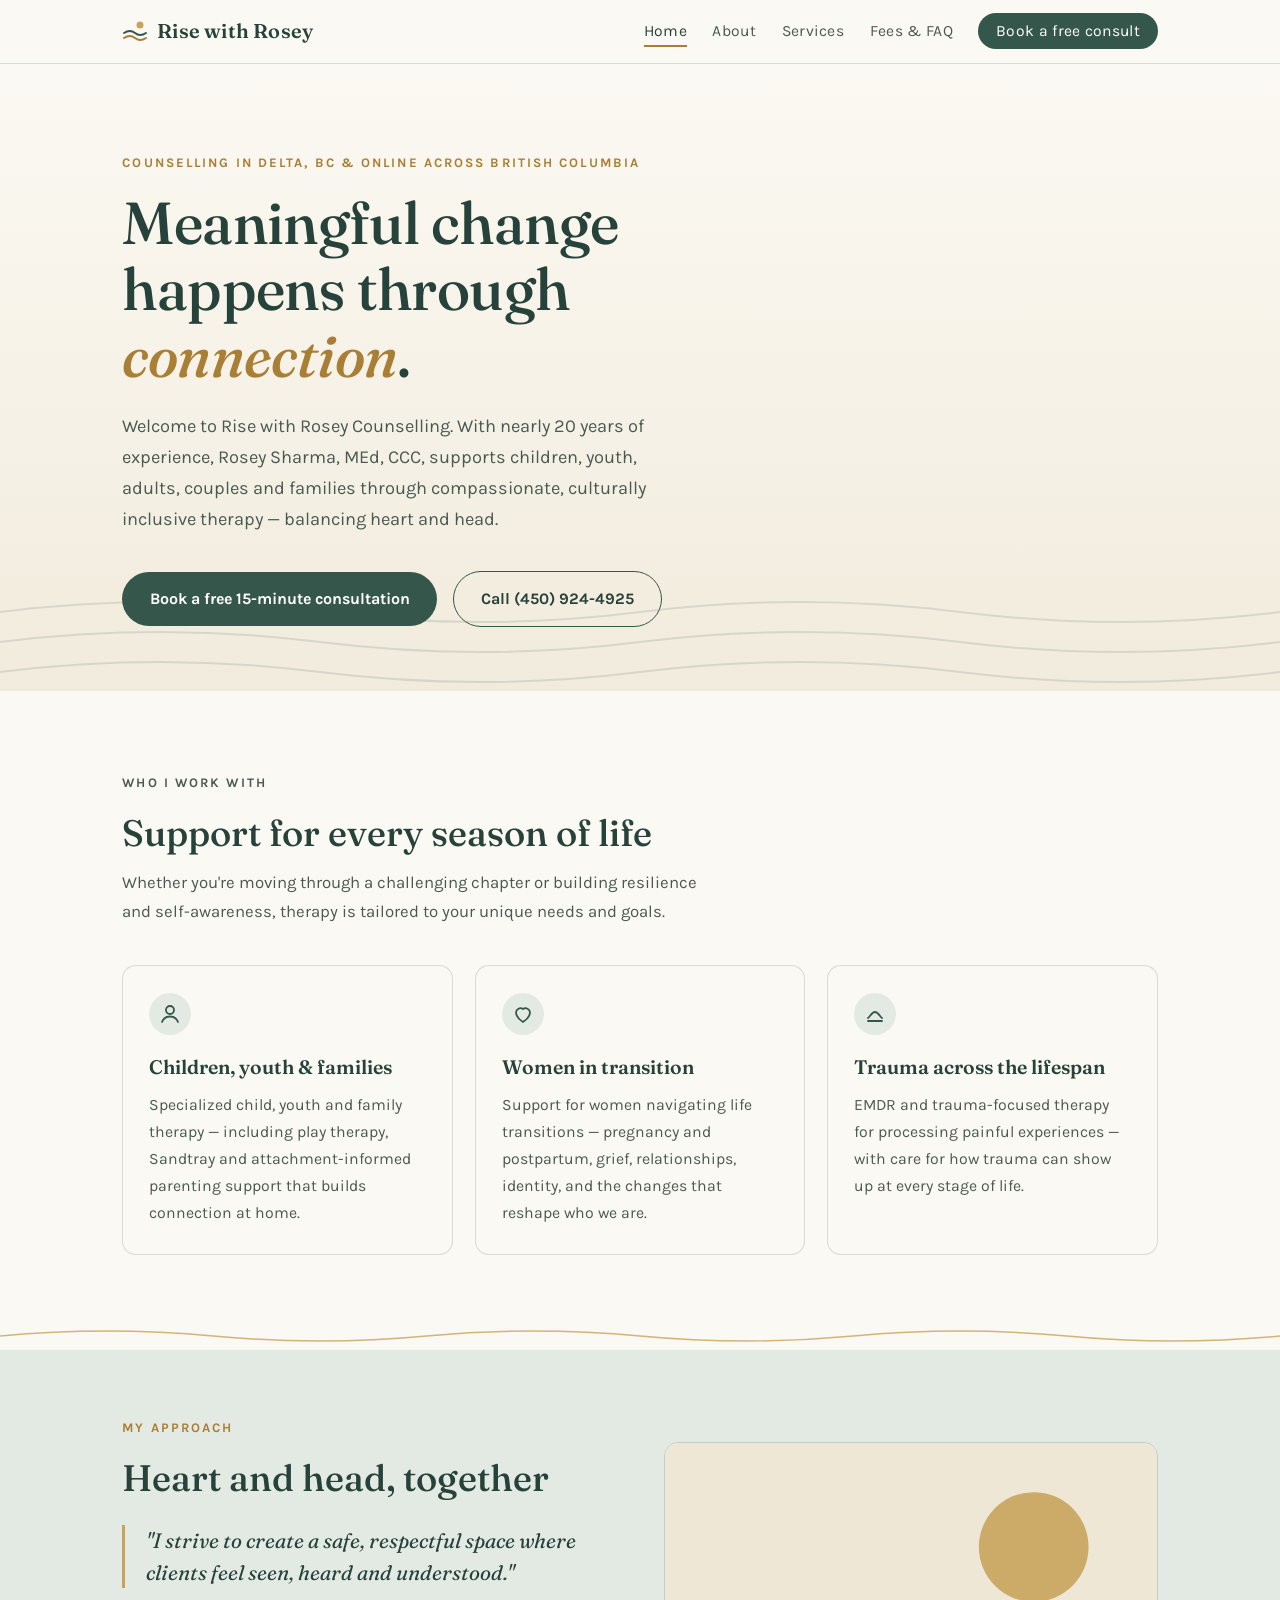
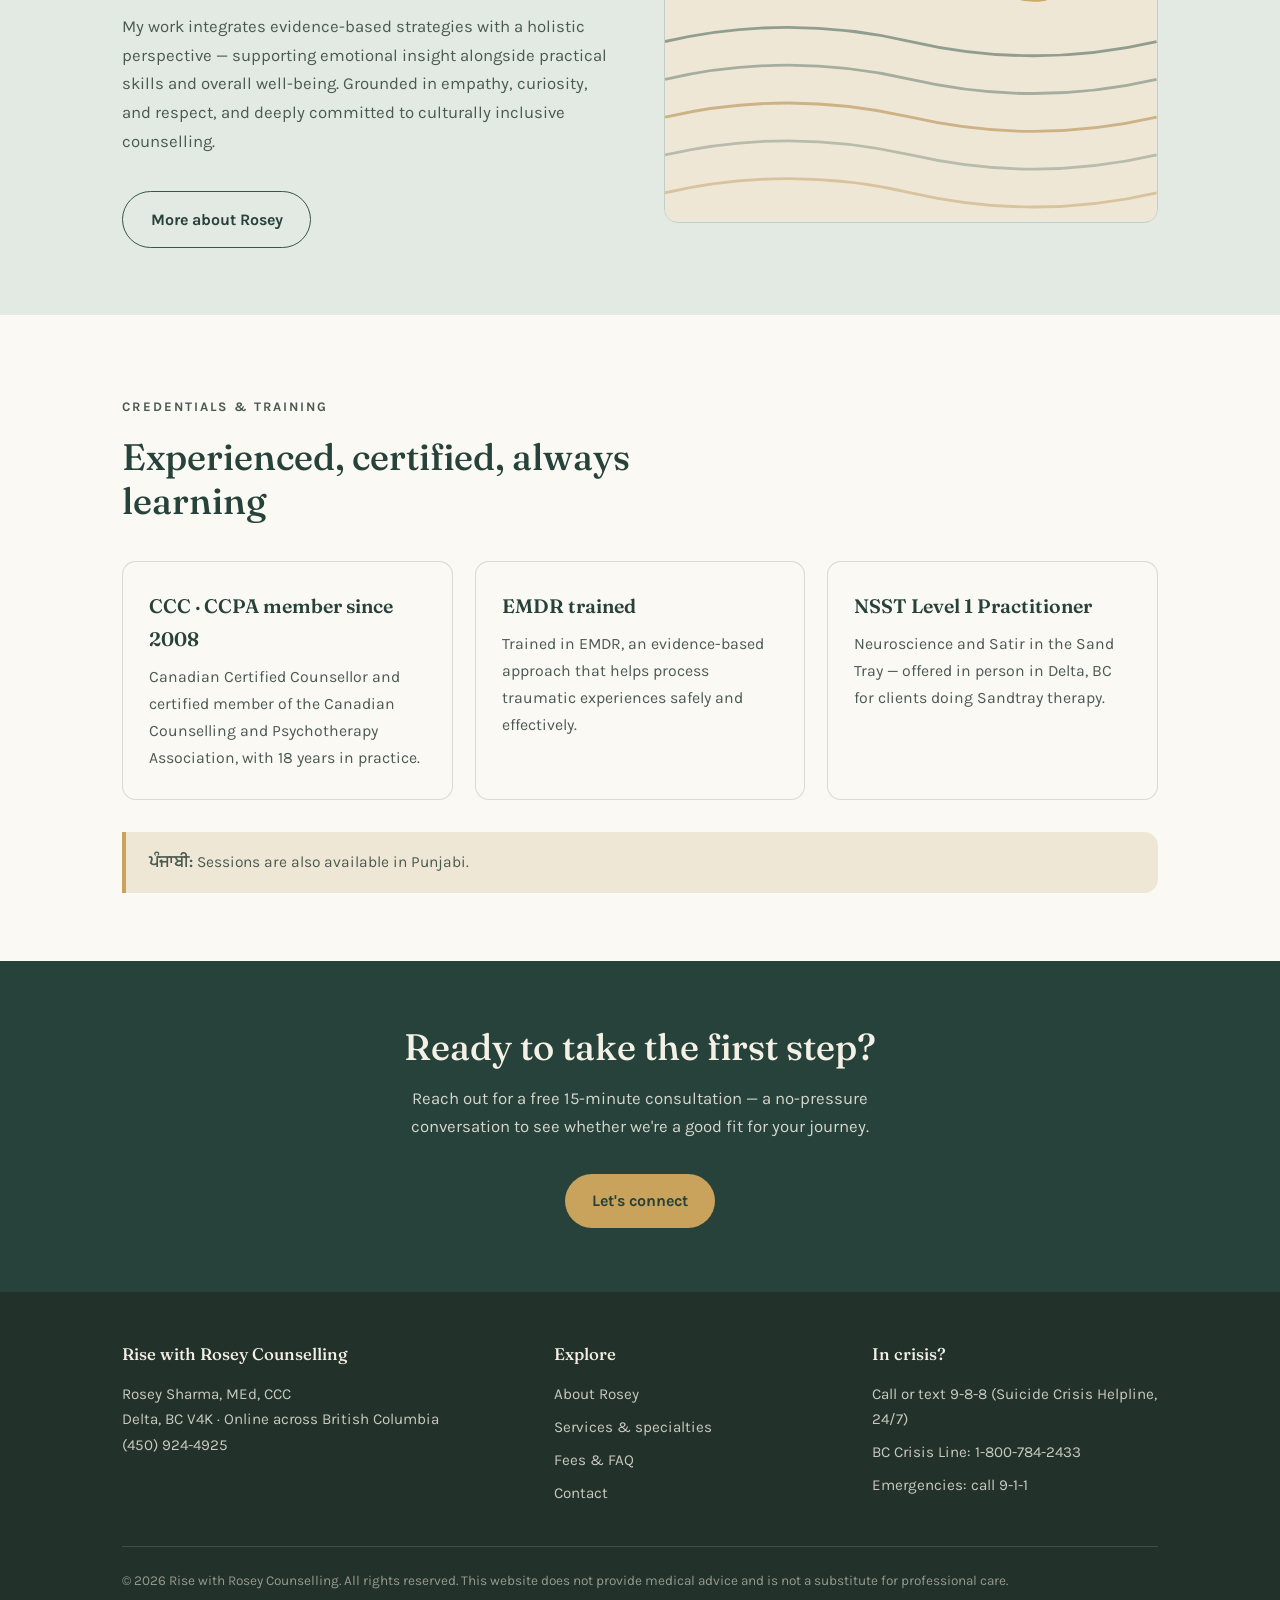
<file: index.html>
<!DOCTYPE html>
<html lang="en-CA">
<head>
  <meta charset="UTF-8">
  <meta name="viewport" content="width=device-width, initial-scale=1.0">
  <title>Rise with Rosey Counselling | Counsellor in Delta, BC</title>
  <meta name="description" content="Rise with Rosey Counselling — compassionate, culturally inclusive therapy for children, youth, adults, couples and families. Online across BC, in-person Sandtray therapy in Delta. Free 15-minute consultation.">
  <link rel="icon" href="favicon.svg" type="image/svg+xml">
  <link rel="preconnect" href="https://fonts.googleapis.com">
  <link rel="preconnect" href="https://fonts.gstatic.com" crossorigin>
  <link href="https://fonts.googleapis.com/css2?family=Fraunces:ital,opsz,wght@0,9..144,400;0,9..144,500;0,9..144,600;1,9..144,400;1,9..144,500&family=Karla:wght@400;500;700&display=swap" rel="stylesheet">
  <link rel="stylesheet" href="styles.css">
</head>
<body>
  <a class="skip-link" href="#main">Skip to main content</a>

  <header class="site-header">
    <nav class="nav" aria-label="Main navigation">
      <a class="brand" href="index.html">
        <svg width="26" height="26" viewBox="0 0 26 26" fill="none" aria-hidden="true">
          <path d="M2 20 Q8 16 13 20 T24 20" stroke="#A97F35" stroke-width="2" stroke-linecap="round"/>
          <path d="M2 15 Q8 11 13 15 T24 15" stroke="#35564B" stroke-width="2" stroke-linecap="round"/>
          <circle cx="18" cy="7" r="3.5" fill="#C9A35C"/>
        </svg>
        Rise with Rosey
      </a>
      <button class="menu-toggle" aria-expanded="false" aria-controls="nav-links" onclick="toggleMenu(this)">
        <svg width="22" height="22" viewBox="0 0 22 22" fill="none" aria-hidden="true"><path d="M3 6h16M3 11h16M3 16h16" stroke="currentColor" stroke-width="2" stroke-linecap="round"/></svg>
        <span class="sr-only">Menu</span>
      </button>
      <ul class="nav-links" id="nav-links">
        <li><a href="index.html" aria-current="page">Home</a></li>
        <li><a href="about.html">About</a></li>
        <li><a href="services.html">Services</a></li>
        <li><a href="fees.html">Fees &amp; FAQ</a></li>
        <li><a href="contact.html" class="nav-cta">Book a free consult</a></li>
      </ul>
    </nav>
  </header>

  <main id="main">
    <!-- ======== Hero ======== -->
    <section class="hero">
      <div class="hero-inner">
        <p class="eyebrow">Counselling in Delta, BC &amp; online across British Columbia</p>
        <h1>Meaningful change happens through <em>connection</em>.</h1>
        <p class="lede">Welcome to Rise with Rosey Counselling. With nearly 20 years of experience, Rosey Sharma, MEd, CCC, supports children, youth, adults, couples and families through compassionate, culturally inclusive therapy — balancing heart and head.</p>
        <div class="hero-actions">
          <a class="btn btn-primary" href="contact.html">Book a free 15-minute consultation</a>
          <a class="btn btn-ghost" href="tel:+14509244925">Call (450) 924-4925</a>
        </div>
      </div>
      <svg class="hero-grooves" viewBox="0 0 1200 120" preserveAspectRatio="none" aria-hidden="true" height="120" width="100%">
        <path d="M0 40 Q150 20 300 40 T600 40 T900 40 T1200 40" stroke="currentColor" fill="none" stroke-width="2"/>
        <path d="M0 70 Q150 50 300 70 T600 70 T900 70 T1200 70" stroke="currentColor" fill="none" stroke-width="2"/>
        <path d="M0 100 Q150 80 300 100 T600 100 T900 100 T1200 100" stroke="currentColor" fill="none" stroke-width="2"/>
      </svg>
    </section>

    <!-- ======== Who I work with ======== -->
    <section class="section">
      <div class="wrap">
        <div class="section-head">
          <p class="eyebrow">Who I work with</p>
          <h2>Support for every season of life</h2>
          <p>Whether you're moving through a challenging chapter or building resilience and self-awareness, therapy is tailored to your unique needs and goals.</p>
        </div>
        <div class="grid cols-3">
          <div class="card">
            <div class="glyph" aria-hidden="true">
              <svg width="22" height="22" viewBox="0 0 22 22" fill="none"><circle cx="11" cy="7" r="4" stroke="currentColor" stroke-width="1.8"/><path d="M3 19c1.5-4 5-5.5 8-5.5s6.5 1.5 8 5.5" stroke="currentColor" stroke-width="1.8" stroke-linecap="round"/></svg>
            </div>
            <h3>Children, youth &amp; families</h3>
            <p>Specialized child, youth and family therapy — including play therapy, Sandtray and attachment-informed parenting support that builds connection at home.</p>
          </div>
          <div class="card">
            <div class="glyph" aria-hidden="true">
              <svg width="22" height="22" viewBox="0 0 22 22" fill="none"><path d="M11 19s-7-4.5-7-9.5A4.5 4.5 0 0 1 11 6a4.5 4.5 0 0 1 7 3.5c0 5-7 9.5-7 9.5z" stroke="currentColor" stroke-width="1.8" stroke-linejoin="round"/></svg>
            </div>
            <h3>Women in transition</h3>
            <p>Support for women navigating life transitions — pregnancy and postpartum, grief, relationships, identity, and the changes that reshape who we are.</p>
          </div>
          <div class="card">
            <div class="glyph" aria-hidden="true">
              <svg width="22" height="22" viewBox="0 0 22 22" fill="none"><path d="M4 15c2-1.5 4-6 7-6s5 4.5 7 6" stroke="currentColor" stroke-width="1.8" stroke-linecap="round"/><path d="M4 18h14" stroke="currentColor" stroke-width="1.8" stroke-linecap="round"/></svg>
            </div>
            <h3>Trauma across the lifespan</h3>
            <p>EMDR and trauma-focused therapy for processing painful experiences — with care for how trauma can show up at every stage of life.</p>
          </div>
        </div>
      </div>
    </section>

    <svg class="tide" viewBox="0 0 1200 28" preserveAspectRatio="none" aria-hidden="true">
      <path d="M0 14 Q100 4 200 14 T400 14 T600 14 T800 14 T1000 14 T1200 14" stroke="currentColor" fill="none" stroke-width="1.5"/>
    </svg>

    <!-- ======== Approach ======== -->
    <section class="section alt">
      <div class="wrap split">
        <div>
          <p class="eyebrow">My approach</p>
          <h2>Heart and head, together</h2>
          <blockquote>"I strive to create a safe, respectful space where clients feel seen, heard and understood."</blockquote>
          <p style="color: var(--ink-soft);">My work integrates evidence-based strategies with a holistic perspective — supporting emotional insight alongside practical skills and overall well-being. Grounded in empathy, curiosity, and respect, and deeply committed to culturally inclusive counselling.</p>
          <div class="hero-actions">
            <a class="btn btn-ghost" href="about.html">More about Rosey</a>
          </div>
        </div>
        <div class="art" aria-hidden="true">
          <svg viewBox="0 0 520 400" xmlns="http://www.w3.org/2000/svg" role="img" aria-label="Illustration of layered sand grooves with a rising sun">
            <rect width="520" height="400" fill="#EFE7D6"/>
            <circle cx="390" cy="110" r="58" fill="#C9A35C" opacity="0.9"/>
            <path d="M0 210 Q130 180 260 210 T520 210" stroke="#35564B" stroke-width="3" fill="none" opacity="0.5"/>
            <path d="M0 250 Q130 220 260 250 T520 250" stroke="#35564B" stroke-width="3" fill="none" opacity="0.4"/>
            <path d="M0 290 Q130 260 260 290 T520 290" stroke="#A97F35" stroke-width="3" fill="none" opacity="0.5"/>
            <path d="M0 330 Q130 300 260 330 T520 330" stroke="#35564B" stroke-width="3" fill="none" opacity="0.3"/>
            <path d="M0 370 Q130 340 260 370 T520 370" stroke="#A97F35" stroke-width="3" fill="none" opacity="0.35"/>
          </svg>
        </div>
      </div>
    </section>

    <!-- ======== Credentials strip ======== -->
    <section class="section">
      <div class="wrap">
        <div class="section-head">
          <p class="eyebrow">Credentials &amp; training</p>
          <h2>Experienced, certified, always learning</h2>
        </div>
        <div class="grid cols-3">
          <div class="card">
            <h3>CCC · CCPA member since 2008</h3>
            <p>Canadian Certified Counsellor and certified member of the Canadian Counselling and Psychotherapy Association, with 18 years in practice.</p>
          </div>
          <div class="card">
            <h3>EMDR trained</h3>
            <p>Trained in EMDR, an evidence-based approach that helps process traumatic experiences safely and effectively.</p>
          </div>
          <div class="card">
            <h3>NSST Level 1 Practitioner</h3>
            <p>Neuroscience and Satir in the Sand Tray — offered in person in Delta, BC for clients doing Sandtray therapy.</p>
          </div>
        </div>
        <p class="notice"><strong>ਪੰਜਾਬੀ:</strong> Sessions are also available in Punjabi.</p>
      </div>
    </section>

    <!-- ======== CTA ======== -->
    <section class="cta-band">
      <div class="wrap">
        <h2>Ready to take the first step?</h2>
        <p>Reach out for a free 15-minute consultation — a no-pressure conversation to see whether we're a good fit for your journey.</p>
        <a class="btn btn-primary" href="contact.html">Let's connect</a>
      </div>
    </section>
  </main>

  <footer class="site-footer">
    <div class="wrap">
      <div class="footer-grid">
        <div>
          <h4>Rise with Rosey Counselling</h4>
          <p>Rosey Sharma, MEd, CCC<br>Delta, BC V4K · Online across British Columbia<br><a href="tel:+14509244925">(450) 924-4925</a></p>
        </div>
        <div>
          <h4>Explore</h4>
          <ul>
            <li><a href="about.html">About Rosey</a></li>
            <li><a href="services.html">Services &amp; specialties</a></li>
            <li><a href="fees.html">Fees &amp; FAQ</a></li>
            <li><a href="contact.html">Contact</a></li>
          </ul>
        </div>
        <div>
          <h4>In crisis?</h4>
          <ul>
            <li>Call or text <a href="tel:988">9-8-8</a> (Suicide Crisis Helpline, 24/7)</li>
            <li>BC Crisis Line: <a href="tel:18007843433">1-800-784-2433</a></li>
            <li>Emergencies: call 9-1-1</li>
          </ul>
        </div>
      </div>
      <div class="footer-bottom">
        <p>© 2026 Rise with Rosey Counselling. All rights reserved. This website does not provide medical advice and is not a substitute for professional care.</p>
      </div>
    </div>
  </footer>

  <script src="script.js"></script>
</body>
</html>
</file>
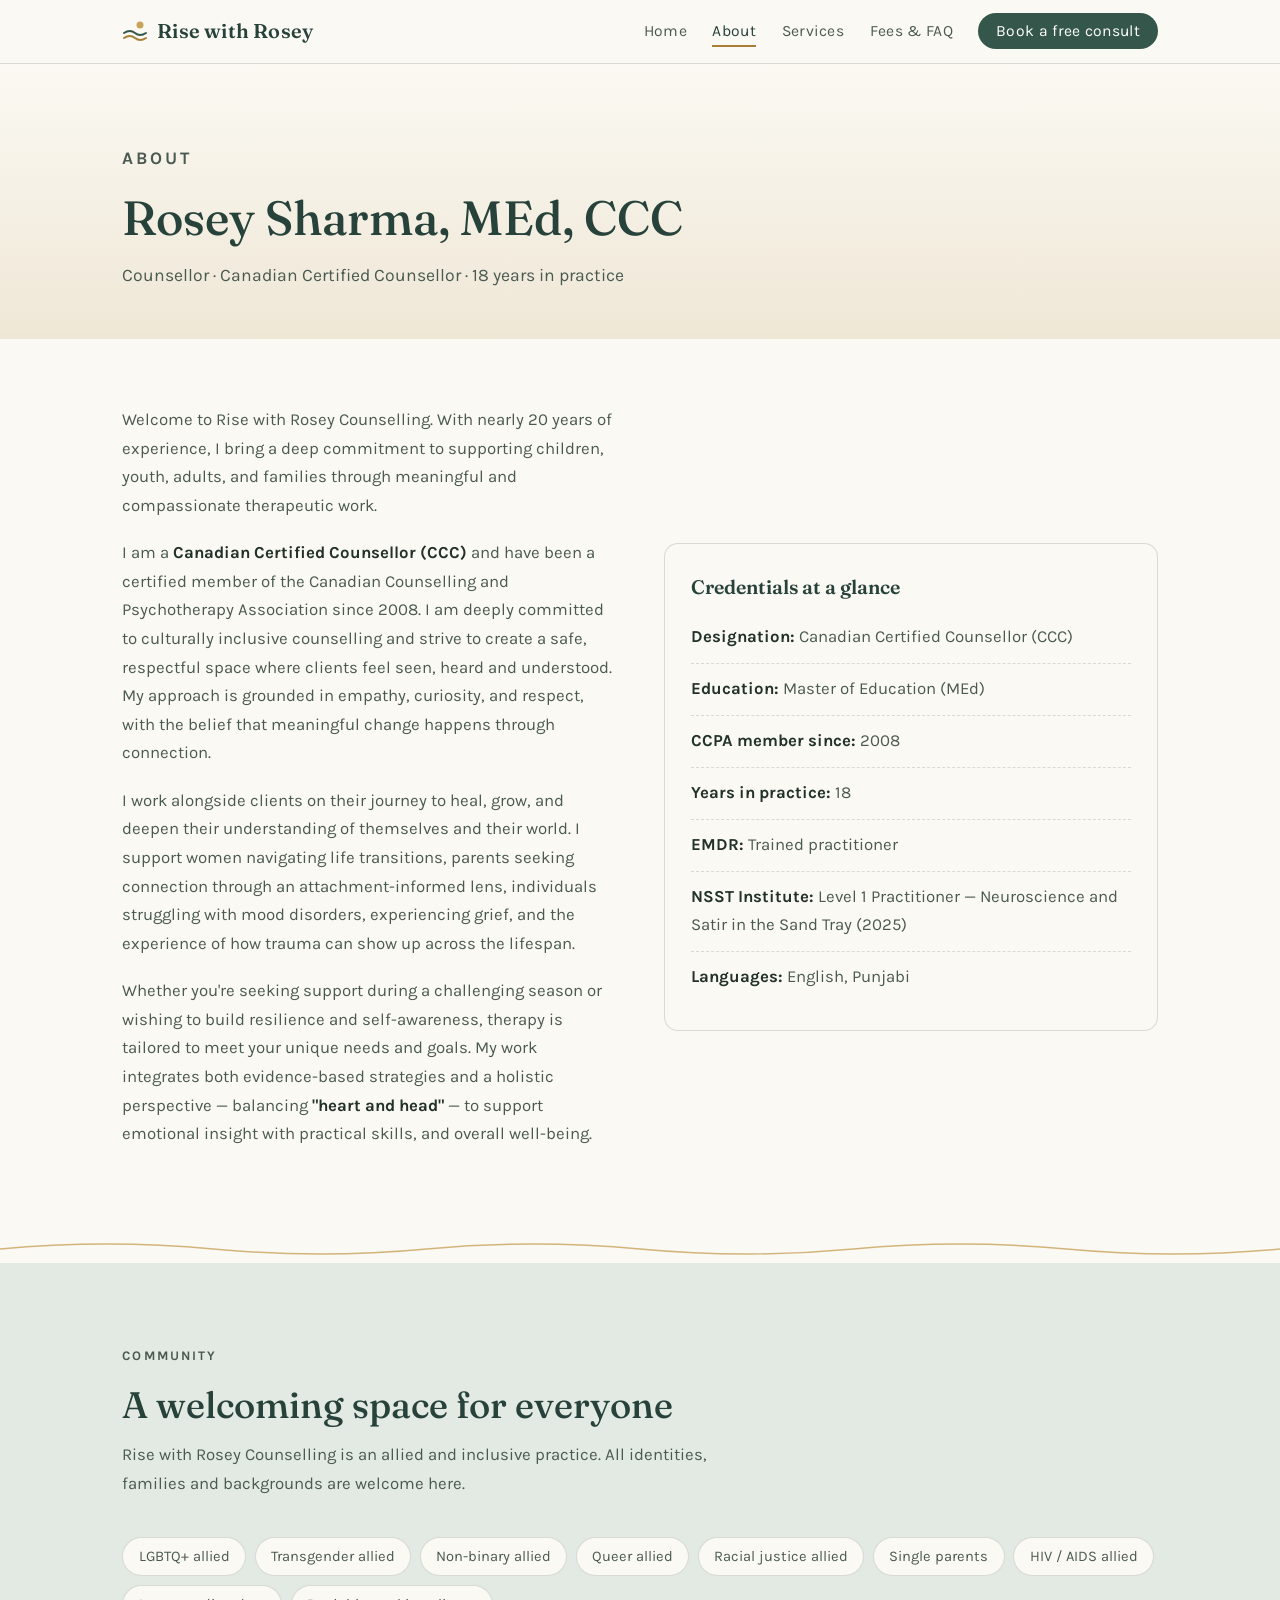
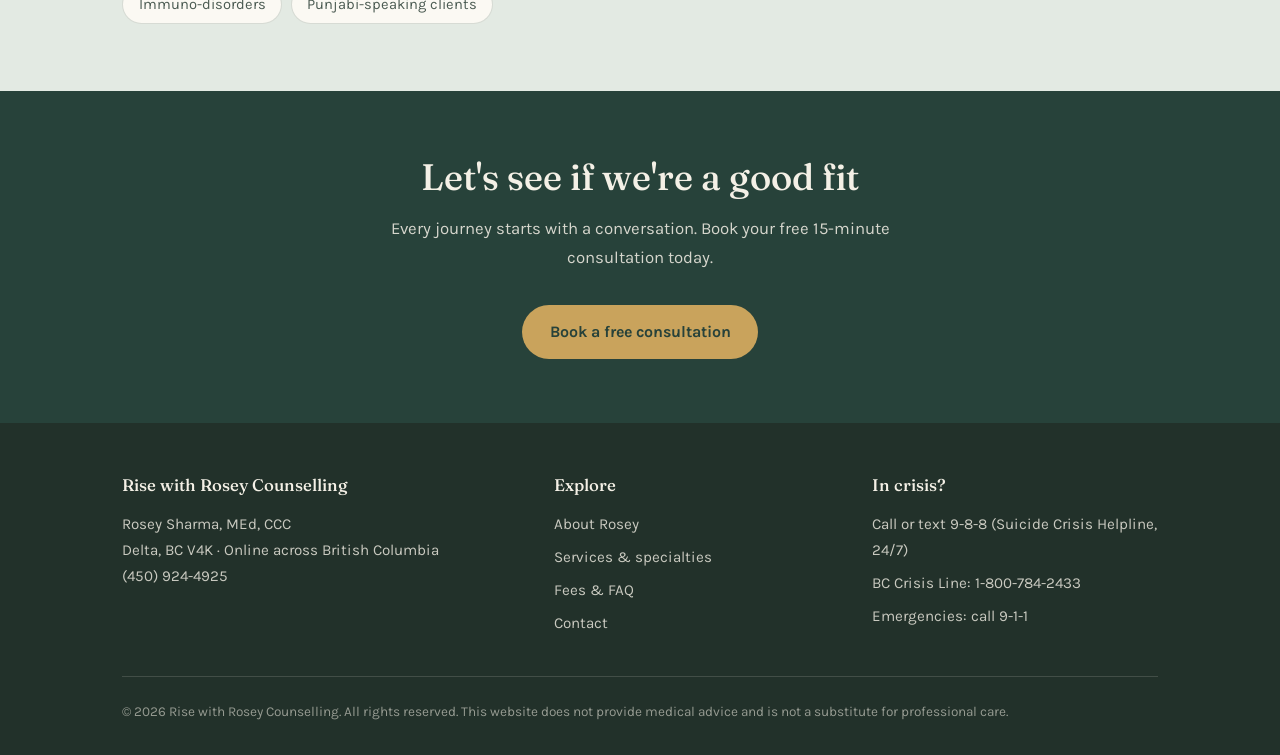
<file: about.html>
<!DOCTYPE html>
<html lang="en-CA">
<head>
  <meta charset="UTF-8">
  <meta name="viewport" content="width=device-width, initial-scale=1.0">
  <title>About Rosey Sharma, MEd, CCC | Rise with Rosey Counselling</title>
  <meta name="description" content="Meet Rosey Sharma, MEd, CCC — a Canadian Certified Counsellor with nearly 20 years of experience supporting children, youth, adults and families in Delta, BC and online.">
  <link rel="icon" href="favicon.svg" type="image/svg+xml">
  <link rel="preconnect" href="https://fonts.googleapis.com">
  <link rel="preconnect" href="https://fonts.gstatic.com" crossorigin>
  <link href="https://fonts.googleapis.com/css2?family=Fraunces:ital,opsz,wght@0,9..144,400;0,9..144,500;0,9..144,600;1,9..144,400;1,9..144,500&family=Karla:wght@400;500;700&display=swap" rel="stylesheet">
  <link rel="stylesheet" href="styles.css">
</head>
<body>
  <a class="skip-link" href="#main">Skip to main content</a>

  <header class="site-header">
    <nav class="nav" aria-label="Main navigation">
      <a class="brand" href="index.html">
        <svg width="26" height="26" viewBox="0 0 26 26" fill="none" aria-hidden="true">
          <path d="M2 20 Q8 16 13 20 T24 20" stroke="#A97F35" stroke-width="2" stroke-linecap="round"/>
          <path d="M2 15 Q8 11 13 15 T24 15" stroke="#35564B" stroke-width="2" stroke-linecap="round"/>
          <circle cx="18" cy="7" r="3.5" fill="#C9A35C"/>
        </svg>
        Rise with Rosey
      </a>
      <button class="menu-toggle" aria-expanded="false" aria-controls="nav-links" onclick="toggleMenu(this)">
        <svg width="22" height="22" viewBox="0 0 22 22" fill="none" aria-hidden="true"><path d="M3 6h16M3 11h16M3 16h16" stroke="currentColor" stroke-width="2" stroke-linecap="round"/></svg>
        <span class="sr-only">Menu</span>
      </button>
      <ul class="nav-links" id="nav-links">
        <li><a href="index.html">Home</a></li>
        <li><a href="about.html" aria-current="page">About</a></li>
        <li><a href="services.html">Services</a></li>
        <li><a href="fees.html">Fees &amp; FAQ</a></li>
        <li><a href="contact.html" class="nav-cta">Book a free consult</a></li>
      </ul>
    </nav>
  </header>

  <main id="main">
    <section class="page-hero">
      <div class="wrap">
        <p class="eyebrow">About</p>
        <h1>Rosey Sharma, MEd, CCC</h1>
        <p>Counsellor · Canadian Certified Counsellor · 18 years in practice</p>
      </div>
    </section>

    <section class="section">
      <div class="wrap split">
        <div class="prose">
          <p>Welcome to Rise with Rosey Counselling. With nearly 20 years of experience, I bring a deep commitment to supporting children, youth, adults, and families through meaningful and compassionate therapeutic work.</p>
          <p>I am a <strong>Canadian Certified Counsellor (CCC)</strong> and have been a certified member of the Canadian Counselling and Psychotherapy Association since 2008. I am deeply committed to culturally inclusive counselling and strive to create a safe, respectful space where clients feel seen, heard and understood. My approach is grounded in empathy, curiosity, and respect, with the belief that meaningful change happens through connection.</p>
          <p>I work alongside clients on their journey to heal, grow, and deepen their understanding of themselves and their world. I support women navigating life transitions, parents seeking connection through an attachment-informed lens, individuals struggling with mood disorders, experiencing grief, and the experience of how trauma can show up across the lifespan.</p>
          <p>Whether you're seeking support during a challenging season or wishing to build resilience and self-awareness, therapy is tailored to meet your unique needs and goals. My work integrates both evidence-based strategies and a holistic perspective — balancing <strong>"heart and head"</strong> — to support emotional insight with practical skills, and overall well-being.</p>
        </div>
        <div>
          <div class="card">
            <h3>Credentials at a glance</h3>
            <ul class="detail-list">
              <li><strong>Designation:</strong> Canadian Certified Counsellor (CCC)</li>
              <li><strong>Education:</strong> Master of Education (MEd)</li>
              <li><strong>CCPA member since:</strong> 2008</li>
              <li><strong>Years in practice:</strong> 18</li>
              <li><strong>EMDR:</strong> Trained practitioner</li>
              <li><strong>NSST Institute:</strong> Level 1 Practitioner — Neuroscience and Satir in the Sand Tray (2025)</li>
              <li><strong>Languages:</strong> English, Punjabi</li>
            </ul>
          </div>
        </div>
      </div>
    </section>

    <svg class="tide" viewBox="0 0 1200 28" preserveAspectRatio="none" aria-hidden="true">
      <path d="M0 14 Q100 4 200 14 T400 14 T600 14 T800 14 T1000 14 T1200 14" stroke="currentColor" fill="none" stroke-width="1.5"/>
    </svg>

    <section class="section alt">
      <div class="wrap">
        <div class="section-head">
          <p class="eyebrow">Community</p>
          <h2>A welcoming space for everyone</h2>
          <p>Rise with Rosey Counselling is an allied and inclusive practice. All identities, families and backgrounds are welcome here.</p>
        </div>
        <ul class="pill-list">
          <li>LGBTQ+ allied</li>
          <li>Transgender allied</li>
          <li>Non-binary allied</li>
          <li>Queer allied</li>
          <li>Racial justice allied</li>
          <li>Single parents</li>
          <li>HIV / AIDS allied</li>
          <li>Immuno-disorders</li>
          <li>Punjabi-speaking clients</li>
        </ul>
      </div>
    </section>

    <section class="cta-band">
      <div class="wrap">
        <h2>Let's see if we're a good fit</h2>
        <p>Every journey starts with a conversation. Book your free 15-minute consultation today.</p>
        <a class="btn btn-primary" href="contact.html">Book a free consultation</a>
      </div>
    </section>
  </main>

  <footer class="site-footer">
    <div class="wrap">
      <div class="footer-grid">
        <div>
          <h4>Rise with Rosey Counselling</h4>
          <p>Rosey Sharma, MEd, CCC<br>Delta, BC V4K · Online across British Columbia<br><a href="tel:+14509244925">(450) 924-4925</a></p>
        </div>
        <div>
          <h4>Explore</h4>
          <ul>
            <li><a href="about.html">About Rosey</a></li>
            <li><a href="services.html">Services &amp; specialties</a></li>
            <li><a href="fees.html">Fees &amp; FAQ</a></li>
            <li><a href="contact.html">Contact</a></li>
          </ul>
        </div>
        <div>
          <h4>In crisis?</h4>
          <ul>
            <li>Call or text <a href="tel:988">9-8-8</a> (Suicide Crisis Helpline, 24/7)</li>
            <li>BC Crisis Line: <a href="tel:18007843433">1-800-784-2433</a></li>
            <li>Emergencies: call 9-1-1</li>
          </ul>
        </div>
      </div>
      <div class="footer-bottom">
        <p>© 2026 Rise with Rosey Counselling. All rights reserved. This website does not provide medical advice and is not a substitute for professional care.</p>
      </div>
    </div>
  </footer>

  <script src="script.js"></script>
</body>
</html>
</file>
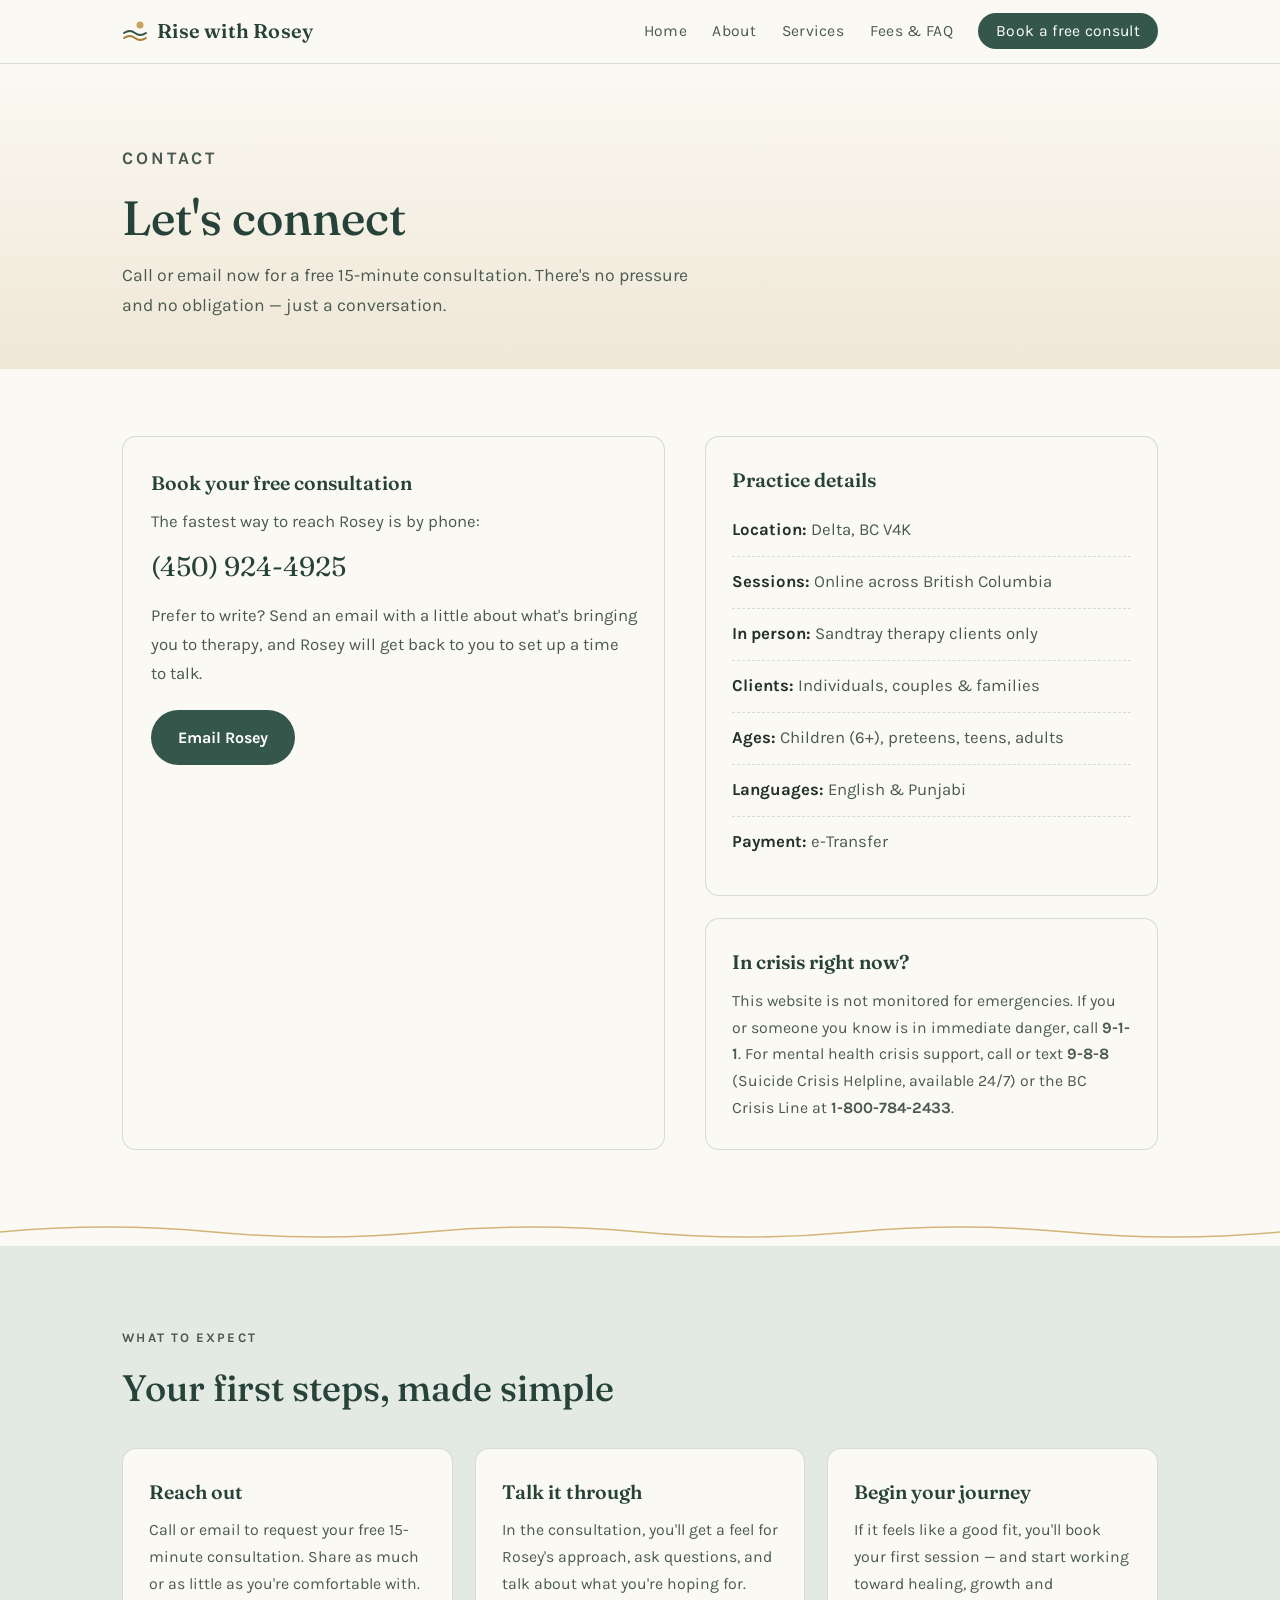
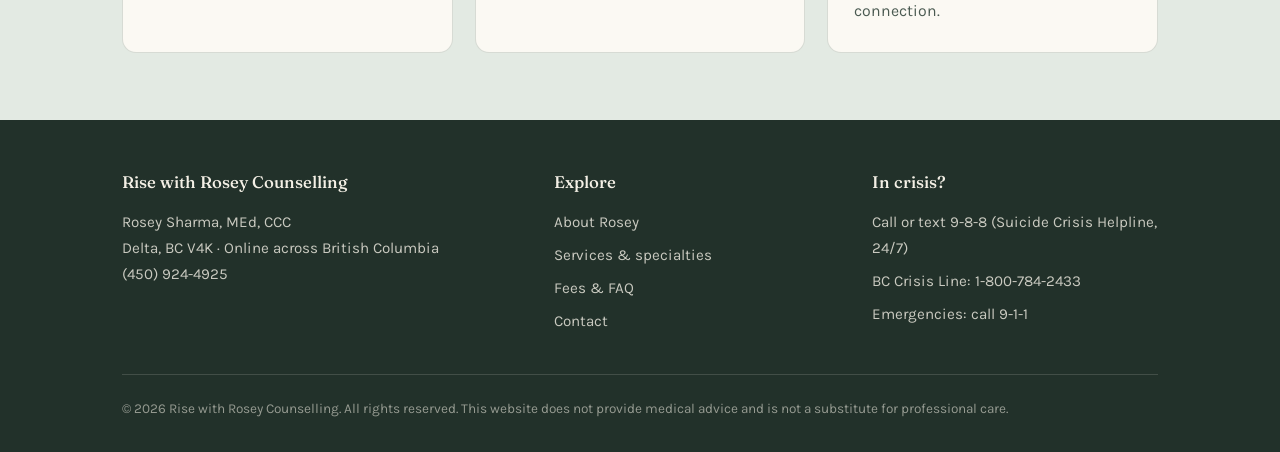
<file: contact.html>
<!DOCTYPE html>
<html lang="en-CA">
<head>
  <meta charset="UTF-8">
  <meta name="viewport" content="width=device-width, initial-scale=1.0">
  <title>Contact | Rise with Rosey Counselling</title>
  <meta name="description" content="Contact Rosey Sharma, MEd, CCC for a free 15-minute consultation. Call (450) 924-4925. Online sessions across BC, in-person Sandtray therapy in Delta, BC.">
  <link rel="icon" href="favicon.svg" type="image/svg+xml">
  <link rel="preconnect" href="https://fonts.googleapis.com">
  <link rel="preconnect" href="https://fonts.gstatic.com" crossorigin>
  <link href="https://fonts.googleapis.com/css2?family=Fraunces:ital,opsz,wght@0,9..144,400;0,9..144,500;0,9..144,600;1,9..144,400;1,9..144,500&family=Karla:wght@400;500;700&display=swap" rel="stylesheet">
  <link rel="stylesheet" href="styles.css">
</head>
<body>
  <a class="skip-link" href="#main">Skip to main content</a>

  <header class="site-header">
    <nav class="nav" aria-label="Main navigation">
      <a class="brand" href="index.html">
        <svg width="26" height="26" viewBox="0 0 26 26" fill="none" aria-hidden="true">
          <path d="M2 20 Q8 16 13 20 T24 20" stroke="#A97F35" stroke-width="2" stroke-linecap="round"/>
          <path d="M2 15 Q8 11 13 15 T24 15" stroke="#35564B" stroke-width="2" stroke-linecap="round"/>
          <circle cx="18" cy="7" r="3.5" fill="#C9A35C"/>
        </svg>
        Rise with Rosey
      </a>
      <button class="menu-toggle" aria-expanded="false" aria-controls="nav-links" onclick="toggleMenu(this)">
        <svg width="22" height="22" viewBox="0 0 22 22" fill="none" aria-hidden="true"><path d="M3 6h16M3 11h16M3 16h16" stroke="currentColor" stroke-width="2" stroke-linecap="round"/></svg>
        <span class="sr-only">Menu</span>
      </button>
      <ul class="nav-links" id="nav-links">
        <li><a href="index.html">Home</a></li>
        <li><a href="about.html">About</a></li>
        <li><a href="services.html">Services</a></li>
        <li><a href="fees.html">Fees &amp; FAQ</a></li>
        <li><a href="contact.html" class="nav-cta" aria-current="page">Book a free consult</a></li>
      </ul>
    </nav>
  </header>

  <main id="main">
    <section class="page-hero">
      <div class="wrap">
        <p class="eyebrow">Contact</p>
        <h1>Let's connect</h1>
        <p>Call or email now for a free 15-minute consultation. There's no pressure and no obligation — just a conversation.</p>
      </div>
    </section>

    <section class="section">
      <div class="wrap contact-panel">
        <div class="contact-card">
          <h3>Book your free consultation</h3>
          <p style="color: var(--ink-soft);">The fastest way to reach Rosey is by phone:</p>
          <a class="big-phone" href="tel:+14509244925">(450) 924-4925</a>
          <p style="color: var(--ink-soft); margin-bottom: 1.4rem;">Prefer to write? Send an email with a little about what's bringing you to therapy, and Rosey will get back to you to set up a time to talk.</p>
          <!-- Replace with your practice email address -->
          <a class="btn btn-primary" href="mailto:hello@risewithrosey.ca?subject=Free%2015-minute%20consultation%20request">Email Rosey</a>
        </div>

        <div>
          <div class="card" style="margin-bottom: 1.4rem;">
            <h3>Practice details</h3>
            <ul class="detail-list">
              <li><strong>Location:</strong> Delta, BC V4K</li>
              <li><strong>Sessions:</strong> Online across British Columbia</li>
              <li><strong>In person:</strong> Sandtray therapy clients only</li>
              <li><strong>Clients:</strong> Individuals, couples &amp; families</li>
              <li><strong>Ages:</strong> Children (6+), preteens, teens, adults</li>
              <li><strong>Languages:</strong> English &amp; Punjabi</li>
              <li><strong>Payment:</strong> e-Transfer</li>
            </ul>
          </div>
          <div class="card">
            <h3>In crisis right now?</h3>
            <p>This website is not monitored for emergencies. If you or someone you know is in immediate danger, call <strong>9-1-1</strong>. For mental health crisis support, call or text <strong>9-8-8</strong> (Suicide Crisis Helpline, available 24/7) or the BC Crisis Line at <strong>1-800-784-2433</strong>.</p>
          </div>
        </div>
      </div>
    </section>

    <svg class="tide" viewBox="0 0 1200 28" preserveAspectRatio="none" aria-hidden="true">
      <path d="M0 14 Q100 4 200 14 T400 14 T600 14 T800 14 T1000 14 T1200 14" stroke="currentColor" fill="none" stroke-width="1.5"/>
    </svg>

    <section class="section alt">
      <div class="wrap">
        <div class="section-head">
          <p class="eyebrow">What to expect</p>
          <h2>Your first steps, made simple</h2>
        </div>
        <div class="grid cols-3">
          <div class="card">
            <h3>Reach out</h3>
            <p>Call or email to request your free 15-minute consultation. Share as much or as little as you're comfortable with.</p>
          </div>
          <div class="card">
            <h3>Talk it through</h3>
            <p>In the consultation, you'll get a feel for Rosey's approach, ask questions, and talk about what you're hoping for.</p>
          </div>
          <div class="card">
            <h3>Begin your journey</h3>
            <p>If it feels like a good fit, you'll book your first session — and start working toward healing, growth and connection.</p>
          </div>
        </div>
      </div>
    </section>
  </main>

  <footer class="site-footer">
    <div class="wrap">
      <div class="footer-grid">
        <div>
          <h4>Rise with Rosey Counselling</h4>
          <p>Rosey Sharma, MEd, CCC<br>Delta, BC V4K · Online across British Columbia<br><a href="tel:+14509244925">(450) 924-4925</a></p>
        </div>
        <div>
          <h4>Explore</h4>
          <ul>
            <li><a href="about.html">About Rosey</a></li>
            <li><a href="services.html">Services &amp; specialties</a></li>
            <li><a href="fees.html">Fees &amp; FAQ</a></li>
            <li><a href="contact.html">Contact</a></li>
          </ul>
        </div>
        <div>
          <h4>In crisis?</h4>
          <ul>
            <li>Call or text <a href="tel:988">9-8-8</a> (Suicide Crisis Helpline, 24/7)</li>
            <li>BC Crisis Line: <a href="tel:18007843433">1-800-784-2433</a></li>
            <li>Emergencies: call 9-1-1</li>
          </ul>
        </div>
      </div>
      <div class="footer-bottom">
        <p>© 2026 Rise with Rosey Counselling. All rights reserved. This website does not provide medical advice and is not a substitute for professional care.</p>
      </div>
    </div>
  </footer>

  <script src="script.js"></script>
</body>
</html>
</file>
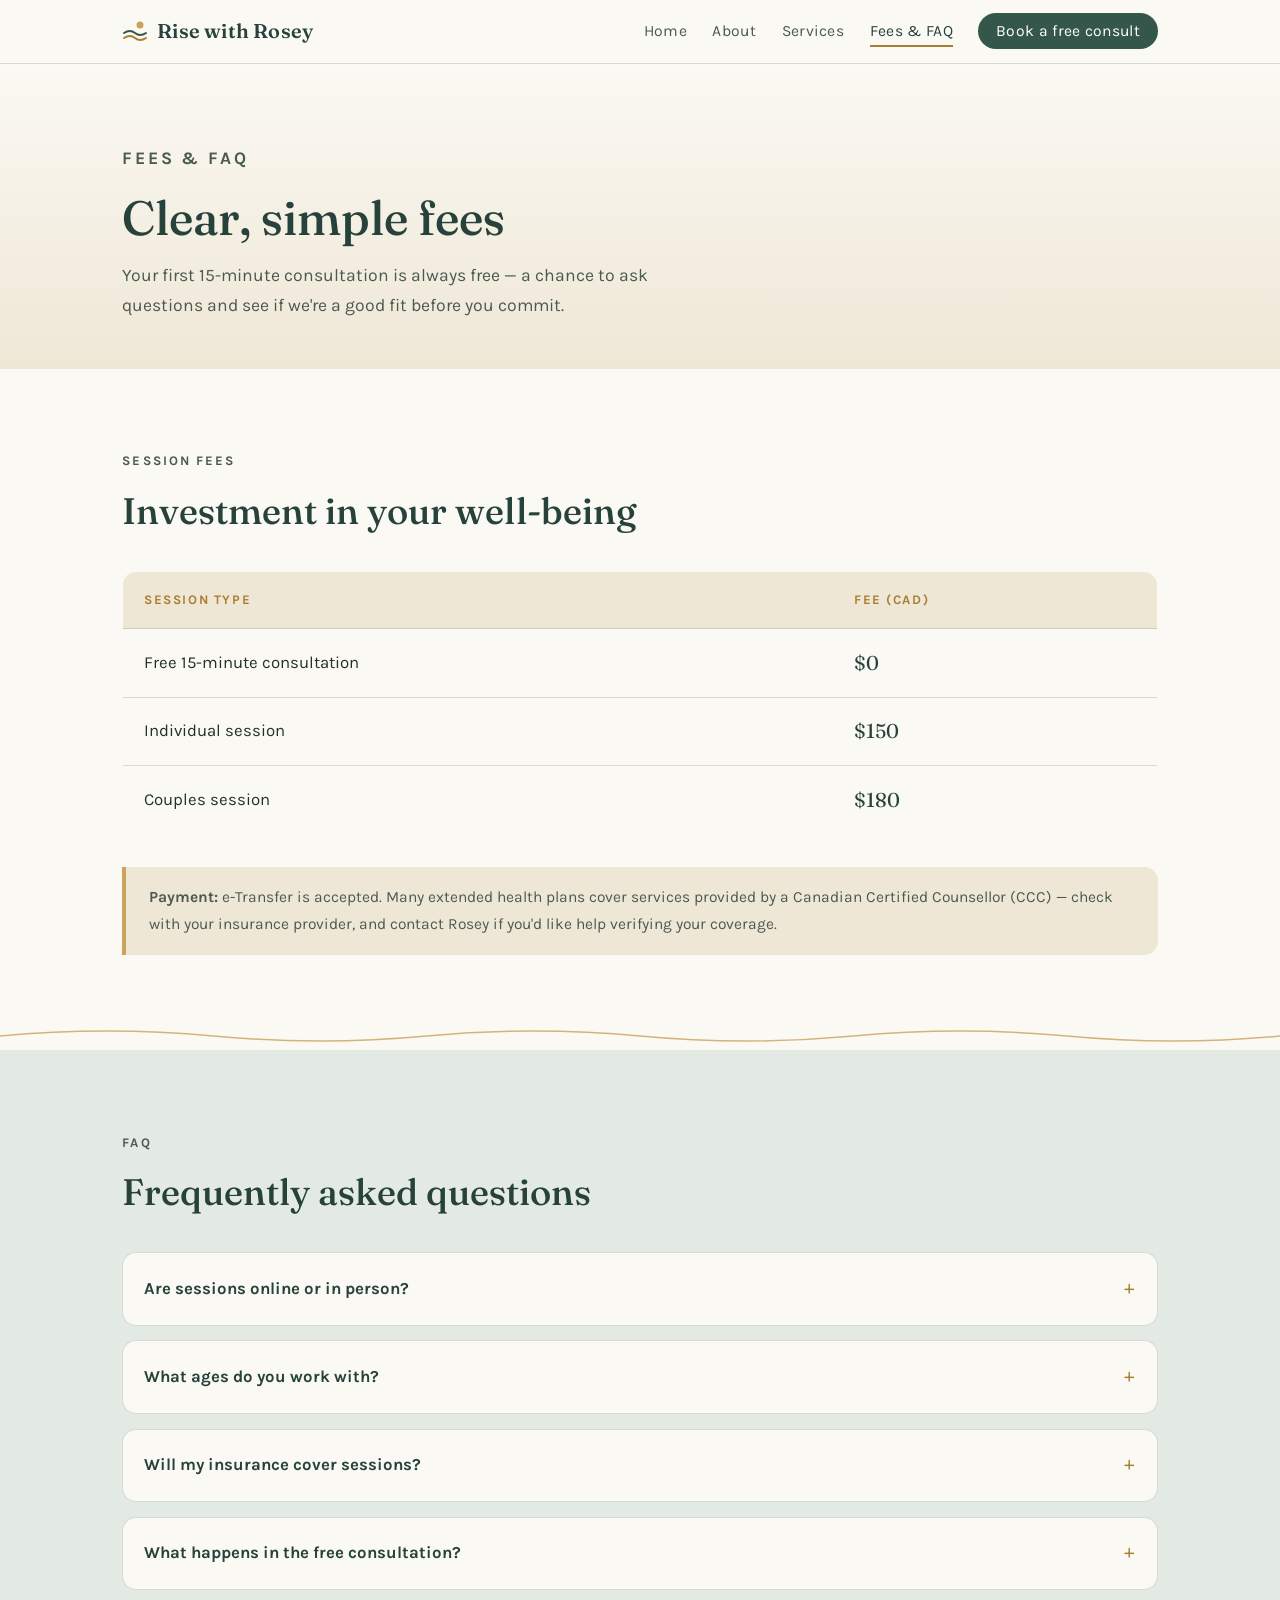
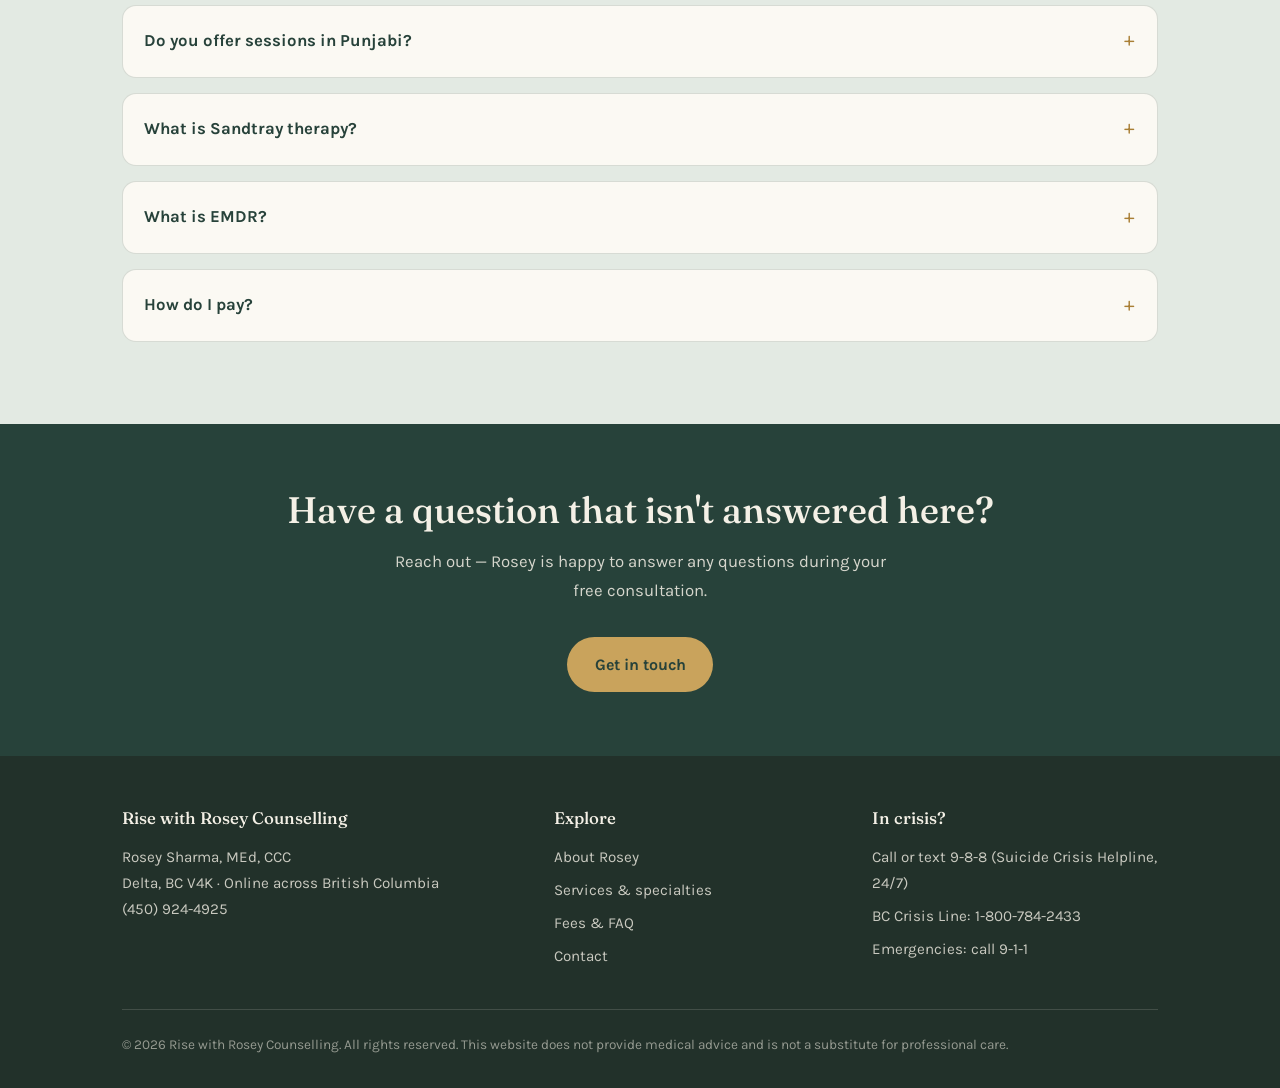
<file: fees.html>
<!DOCTYPE html>
<html lang="en-CA">
<head>
  <meta charset="UTF-8">
  <meta name="viewport" content="width=device-width, initial-scale=1.0">
  <title>Fees &amp; FAQ | Rise with Rosey Counselling</title>
  <meta name="description" content="Session fees for Rise with Rosey Counselling: individual sessions $150, couples sessions $180. Free 15-minute consultation. Payment by e-Transfer. Frequently asked questions.">
  <link rel="icon" href="favicon.svg" type="image/svg+xml">
  <link rel="preconnect" href="https://fonts.googleapis.com">
  <link rel="preconnect" href="https://fonts.gstatic.com" crossorigin>
  <link href="https://fonts.googleapis.com/css2?family=Fraunces:ital,opsz,wght@0,9..144,400;0,9..144,500;0,9..144,600;1,9..144,400;1,9..144,500&family=Karla:wght@400;500;700&display=swap" rel="stylesheet">
  <link rel="stylesheet" href="styles.css">
</head>
<body>
  <a class="skip-link" href="#main">Skip to main content</a>

  <header class="site-header">
    <nav class="nav" aria-label="Main navigation">
      <a class="brand" href="index.html">
        <svg width="26" height="26" viewBox="0 0 26 26" fill="none" aria-hidden="true">
          <path d="M2 20 Q8 16 13 20 T24 20" stroke="#A97F35" stroke-width="2" stroke-linecap="round"/>
          <path d="M2 15 Q8 11 13 15 T24 15" stroke="#35564B" stroke-width="2" stroke-linecap="round"/>
          <circle cx="18" cy="7" r="3.5" fill="#C9A35C"/>
        </svg>
        Rise with Rosey
      </a>
      <button class="menu-toggle" aria-expanded="false" aria-controls="nav-links" onclick="toggleMenu(this)">
        <svg width="22" height="22" viewBox="0 0 22 22" fill="none" aria-hidden="true"><path d="M3 6h16M3 11h16M3 16h16" stroke="currentColor" stroke-width="2" stroke-linecap="round"/></svg>
        <span class="sr-only">Menu</span>
      </button>
      <ul class="nav-links" id="nav-links">
        <li><a href="index.html">Home</a></li>
        <li><a href="about.html">About</a></li>
        <li><a href="services.html">Services</a></li>
        <li><a href="fees.html" aria-current="page">Fees &amp; FAQ</a></li>
        <li><a href="contact.html" class="nav-cta">Book a free consult</a></li>
      </ul>
    </nav>
  </header>

  <main id="main">
    <section class="page-hero">
      <div class="wrap">
        <p class="eyebrow">Fees &amp; FAQ</p>
        <h1>Clear, simple fees</h1>
        <p>Your first 15-minute consultation is always free — a chance to ask questions and see if we're a good fit before you commit.</p>
      </div>
    </section>

    <section class="section">
      <div class="wrap">
        <div class="section-head">
          <p class="eyebrow">Session fees</p>
          <h2>Investment in your well-being</h2>
        </div>
        <table class="fee-table">
          <thead>
            <tr>
              <th scope="col">Session type</th>
              <th scope="col">Fee (CAD)</th>
            </tr>
          </thead>
          <tbody>
            <tr>
              <td>Free 15-minute consultation</td>
              <td class="price">$0</td>
            </tr>
            <tr>
              <td>Individual session</td>
              <td class="price">$150</td>
            </tr>
            <tr>
              <td>Couples session</td>
              <td class="price">$180</td>
            </tr>
          </tbody>
        </table>
        <p class="notice"><strong>Payment:</strong> e-Transfer is accepted. Many extended health plans cover services provided by a Canadian Certified Counsellor (CCC) — check with your insurance provider, and contact Rosey if you'd like help verifying your coverage.</p>
      </div>
    </section>

    <svg class="tide" viewBox="0 0 1200 28" preserveAspectRatio="none" aria-hidden="true">
      <path d="M0 14 Q100 4 200 14 T400 14 T600 14 T800 14 T1000 14 T1200 14" stroke="currentColor" fill="none" stroke-width="1.5"/>
    </svg>

    <section class="section alt">
      <div class="wrap">
        <div class="section-head">
          <p class="eyebrow">FAQ</p>
          <h2>Frequently asked questions</h2>
        </div>

        <details>
          <summary>Are sessions online or in person?</summary>
          <p>Therapy sessions are offered online across British Columbia. In-person sessions are available only for clients doing Sandtray therapy, in Delta, BC.</p>
        </details>

        <details>
          <summary>What ages do you work with?</summary>
          <p>Rosey works with children (6 to 10), preteens, teens and adults — as individuals, couples and families.</p>
        </details>

        <details>
          <summary>Will my insurance cover sessions?</summary>
          <p>Many extended health plans in BC cover counselling by a Canadian Certified Counsellor (CCC). Coverage varies by plan, so check with your provider — and feel free to ask Rosey to help verify your coverage before your first session.</p>
        </details>

        <details>
          <summary>What happens in the free consultation?</summary>
          <p>It's a relaxed, no-pressure 15-minute phone or video conversation. You can share a little about what brings you to therapy, ask questions about Rosey's approach, and decide together whether it feels like a good fit.</p>
        </details>

        <details>
          <summary>Do you offer sessions in Punjabi?</summary>
          <p>Yes — sessions are available in both English and Punjabi (ਪੰਜਾਬੀ).</p>
        </details>

        <details>
          <summary>What is Sandtray therapy?</summary>
          <p>Sandtray therapy uses a tray of sand and miniature figures to externalize inner experiences — it's especially powerful for children, youth and anyone who finds it easier to show rather than tell. Rosey is a Level 1 NSST Practitioner (Neuroscience and Satir in the Sand Tray).</p>
        </details>

        <details>
          <summary>What is EMDR?</summary>
          <p>Eye Movement Desensitization and Reprocessing (EMDR) is an evidence-based therapy that helps the brain process and integrate traumatic memories, reducing their emotional charge over time.</p>
        </details>

        <details>
          <summary>How do I pay?</summary>
          <p>Payment is by e-Transfer, due at the time of your session. A receipt is provided that you can submit to your extended health plan if you have coverage.</p>
        </details>
      </div>
    </section>

    <section class="cta-band">
      <div class="wrap">
        <h2>Have a question that isn't answered here?</h2>
        <p>Reach out — Rosey is happy to answer any questions during your free consultation.</p>
        <a class="btn btn-primary" href="contact.html">Get in touch</a>
      </div>
    </section>
  </main>

  <footer class="site-footer">
    <div class="wrap">
      <div class="footer-grid">
        <div>
          <h4>Rise with Rosey Counselling</h4>
          <p>Rosey Sharma, MEd, CCC<br>Delta, BC V4K · Online across British Columbia<br><a href="tel:+14509244925">(450) 924-4925</a></p>
        </div>
        <div>
          <h4>Explore</h4>
          <ul>
            <li><a href="about.html">About Rosey</a></li>
            <li><a href="services.html">Services &amp; specialties</a></li>
            <li><a href="fees.html">Fees &amp; FAQ</a></li>
            <li><a href="contact.html">Contact</a></li>
          </ul>
        </div>
        <div>
          <h4>In crisis?</h4>
          <ul>
            <li>Call or text <a href="tel:988">9-8-8</a> (Suicide Crisis Helpline, 24/7)</li>
            <li>BC Crisis Line: <a href="tel:18007843433">1-800-784-2433</a></li>
            <li>Emergencies: call 9-1-1</li>
          </ul>
        </div>
      </div>
      <div class="footer-bottom">
        <p>© 2026 Rise with Rosey Counselling. All rights reserved. This website does not provide medical advice and is not a substitute for professional care.</p>
      </div>
    </div>
  </footer>

  <script src="script.js"></script>
</body>
</html>
</file>
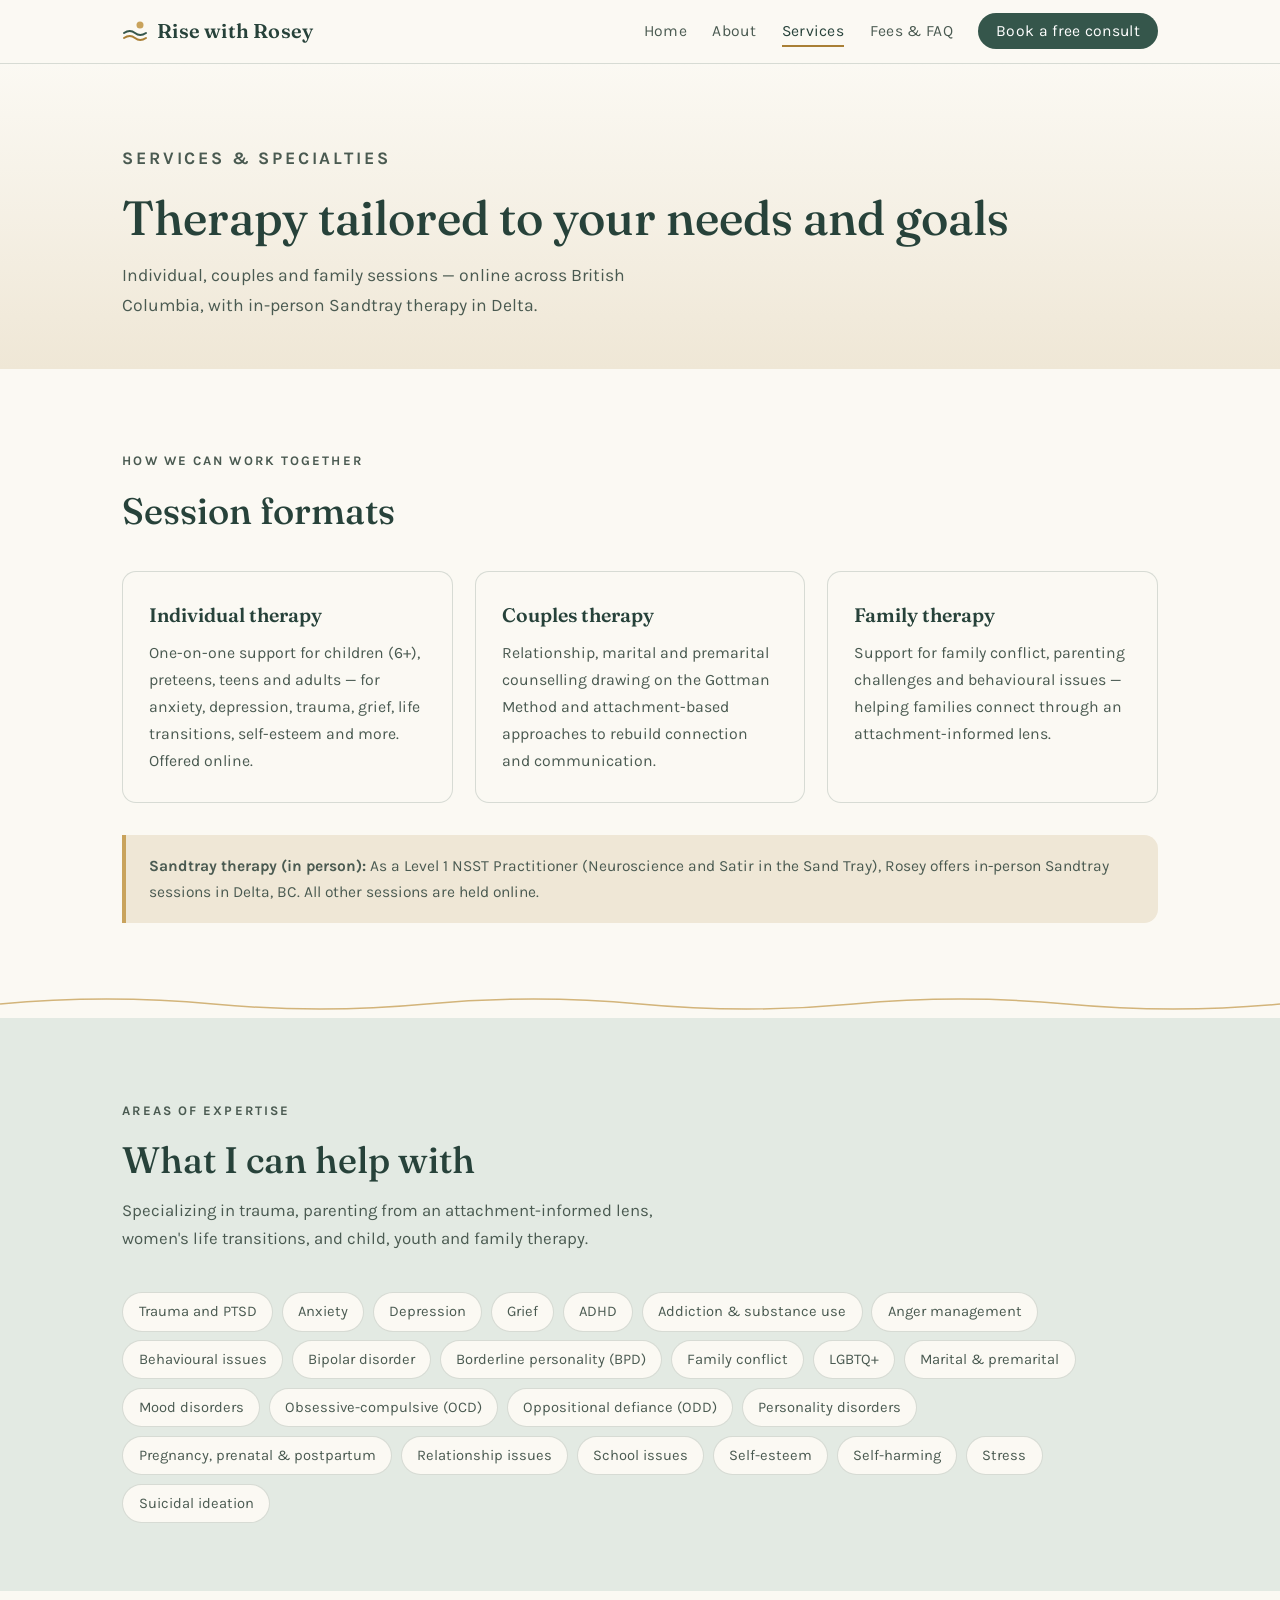
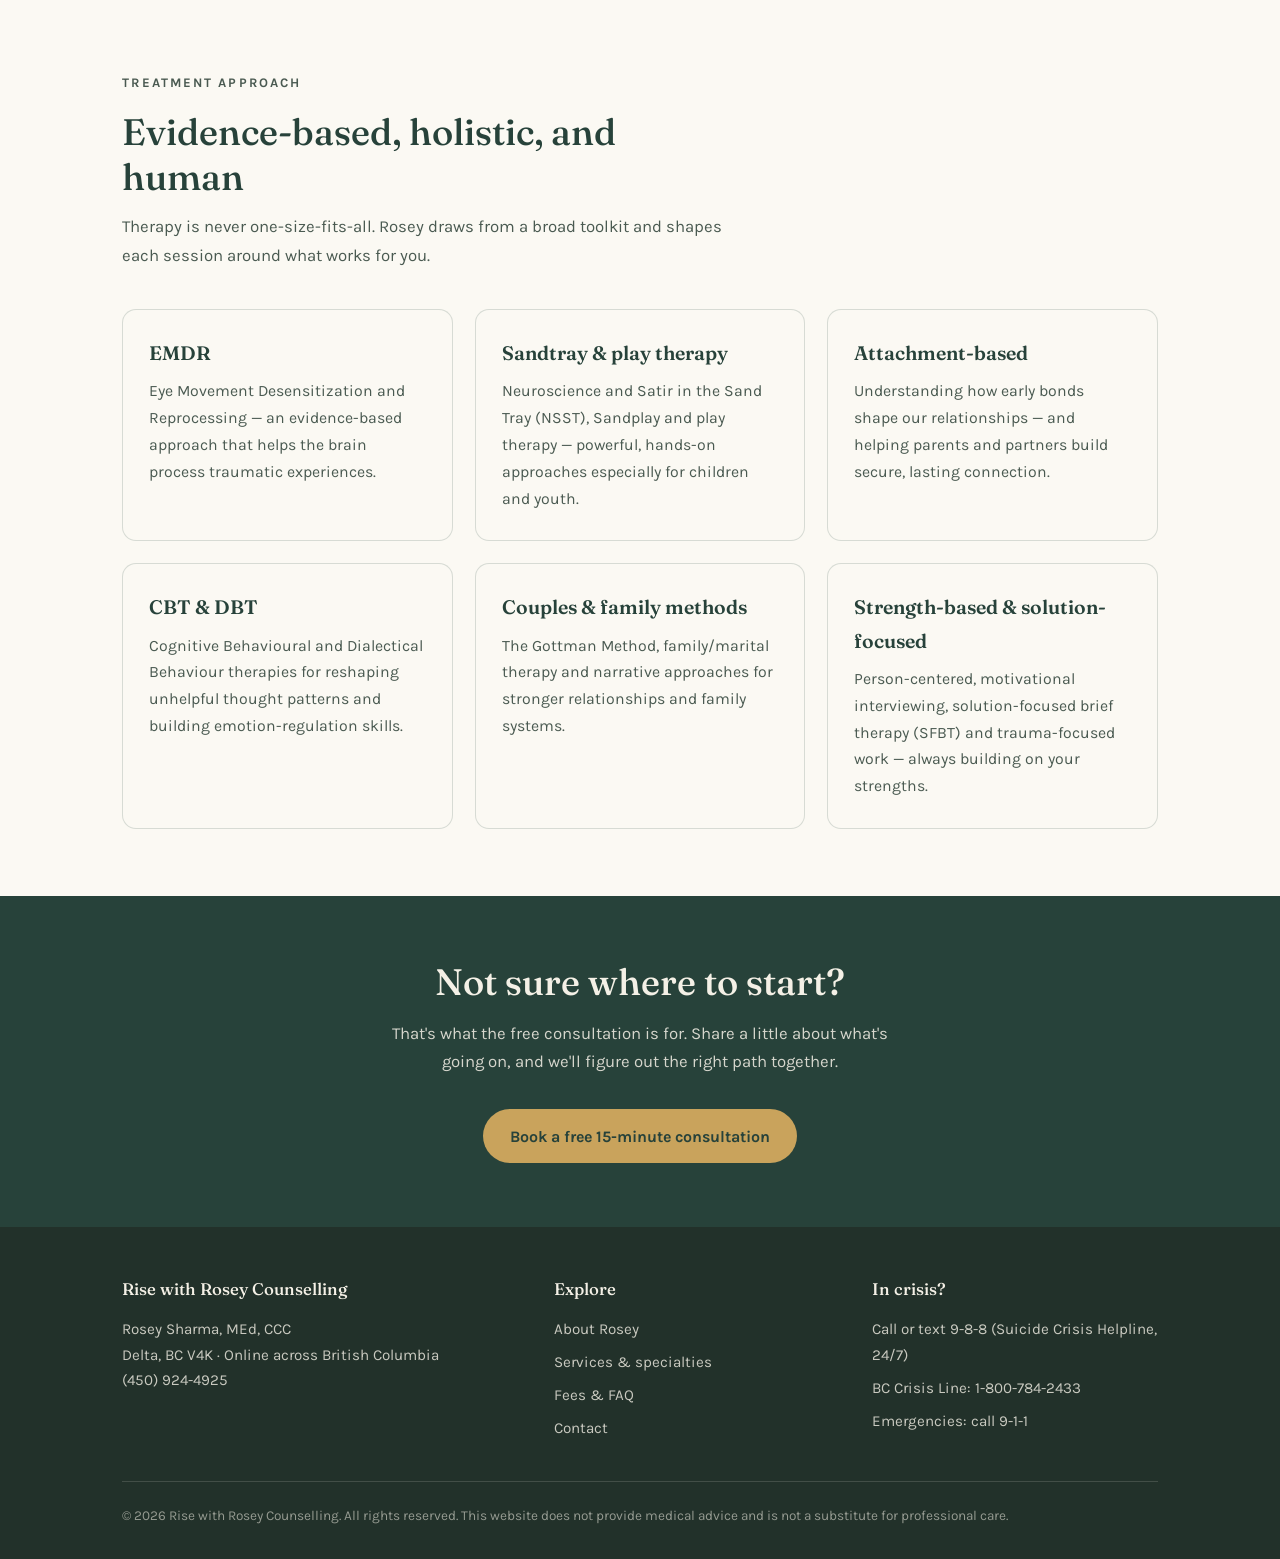
<file: services.html>
<!DOCTYPE html>
<html lang="en-CA">
<head>
  <meta charset="UTF-8">
  <meta name="viewport" content="width=device-width, initial-scale=1.0">
  <title>Services &amp; Specialties | Rise with Rosey Counselling</title>
  <meta name="description" content="Individual, couples and family therapy in Delta, BC and online. Specialties include trauma and PTSD, anxiety, depression, EMDR, Sandtray therapy, attachment-informed parenting and more.">
  <link rel="icon" href="favicon.svg" type="image/svg+xml">
  <link rel="preconnect" href="https://fonts.googleapis.com">
  <link rel="preconnect" href="https://fonts.gstatic.com" crossorigin>
  <link href="https://fonts.googleapis.com/css2?family=Fraunces:ital,opsz,wght@0,9..144,400;0,9..144,500;0,9..144,600;1,9..144,400;1,9..144,500&family=Karla:wght@400;500;700&display=swap" rel="stylesheet">
  <link rel="stylesheet" href="styles.css">
</head>
<body>
  <a class="skip-link" href="#main">Skip to main content</a>

  <header class="site-header">
    <nav class="nav" aria-label="Main navigation">
      <a class="brand" href="index.html">
        <svg width="26" height="26" viewBox="0 0 26 26" fill="none" aria-hidden="true">
          <path d="M2 20 Q8 16 13 20 T24 20" stroke="#A97F35" stroke-width="2" stroke-linecap="round"/>
          <path d="M2 15 Q8 11 13 15 T24 15" stroke="#35564B" stroke-width="2" stroke-linecap="round"/>
          <circle cx="18" cy="7" r="3.5" fill="#C9A35C"/>
        </svg>
        Rise with Rosey
      </a>
      <button class="menu-toggle" aria-expanded="false" aria-controls="nav-links" onclick="toggleMenu(this)">
        <svg width="22" height="22" viewBox="0 0 22 22" fill="none" aria-hidden="true"><path d="M3 6h16M3 11h16M3 16h16" stroke="currentColor" stroke-width="2" stroke-linecap="round"/></svg>
        <span class="sr-only">Menu</span>
      </button>
      <ul class="nav-links" id="nav-links">
        <li><a href="index.html">Home</a></li>
        <li><a href="about.html">About</a></li>
        <li><a href="services.html" aria-current="page">Services</a></li>
        <li><a href="fees.html">Fees &amp; FAQ</a></li>
        <li><a href="contact.html" class="nav-cta">Book a free consult</a></li>
      </ul>
    </nav>
  </header>

  <main id="main">
    <section class="page-hero">
      <div class="wrap">
        <p class="eyebrow">Services &amp; specialties</p>
        <h1>Therapy tailored to your needs and goals</h1>
        <p>Individual, couples and family sessions — online across British Columbia, with in-person Sandtray therapy in Delta.</p>
      </div>
    </section>

    <!-- ======== Core services ======== -->
    <section class="section">
      <div class="wrap">
        <div class="section-head">
          <p class="eyebrow">How we can work together</p>
          <h2>Session formats</h2>
        </div>
        <div class="grid cols-3">
          <div class="card">
            <h3>Individual therapy</h3>
            <p>One-on-one support for children (6+), preteens, teens and adults — for anxiety, depression, trauma, grief, life transitions, self-esteem and more. Offered online.</p>
          </div>
          <div class="card">
            <h3>Couples therapy</h3>
            <p>Relationship, marital and premarital counselling drawing on the Gottman Method and attachment-based approaches to rebuild connection and communication.</p>
          </div>
          <div class="card">
            <h3>Family therapy</h3>
            <p>Support for family conflict, parenting challenges and behavioural issues — helping families connect through an attachment-informed lens.</p>
          </div>
        </div>
        <p class="notice"><strong>Sandtray therapy (in person):</strong> As a Level 1 NSST Practitioner (Neuroscience and Satir in the Sand Tray), Rosey offers in-person Sandtray sessions in Delta, BC. All other sessions are held online.</p>
      </div>
    </section>

    <svg class="tide" viewBox="0 0 1200 28" preserveAspectRatio="none" aria-hidden="true">
      <path d="M0 14 Q100 4 200 14 T400 14 T600 14 T800 14 T1000 14 T1200 14" stroke="currentColor" fill="none" stroke-width="1.5"/>
    </svg>

    <!-- ======== Areas of expertise ======== -->
    <section class="section alt">
      <div class="wrap">
        <div class="section-head">
          <p class="eyebrow">Areas of expertise</p>
          <h2>What I can help with</h2>
          <p>Specializing in trauma, parenting from an attachment-informed lens, women's life transitions, and child, youth and family therapy.</p>
        </div>
        <ul class="pill-list">
          <li>Trauma and PTSD</li>
          <li>Anxiety</li>
          <li>Depression</li>
          <li>Grief</li>
          <li>ADHD</li>
          <li>Addiction &amp; substance use</li>
          <li>Anger management</li>
          <li>Behavioural issues</li>
          <li>Bipolar disorder</li>
          <li>Borderline personality (BPD)</li>
          <li>Family conflict</li>
          <li>LGBTQ+</li>
          <li>Marital &amp; premarital</li>
          <li>Mood disorders</li>
          <li>Obsessive-compulsive (OCD)</li>
          <li>Oppositional defiance (ODD)</li>
          <li>Personality disorders</li>
          <li>Pregnancy, prenatal &amp; postpartum</li>
          <li>Relationship issues</li>
          <li>School issues</li>
          <li>Self-esteem</li>
          <li>Self-harming</li>
          <li>Stress</li>
          <li>Suicidal ideation</li>
        </ul>
      </div>
    </section>

    <!-- ======== Treatment approaches ======== -->
    <section class="section">
      <div class="wrap">
        <div class="section-head">
          <p class="eyebrow">Treatment approach</p>
          <h2>Evidence-based, holistic, and human</h2>
          <p>Therapy is never one-size-fits-all. Rosey draws from a broad toolkit and shapes each session around what works for you.</p>
        </div>
        <div class="grid cols-3">
          <div class="card">
            <h3>EMDR</h3>
            <p>Eye Movement Desensitization and Reprocessing — an evidence-based approach that helps the brain process traumatic experiences.</p>
          </div>
          <div class="card">
            <h3>Sandtray &amp; play therapy</h3>
            <p>Neuroscience and Satir in the Sand Tray (NSST), Sandplay and play therapy — powerful, hands-on approaches especially for children and youth.</p>
          </div>
          <div class="card">
            <h3>Attachment-based</h3>
            <p>Understanding how early bonds shape our relationships — and helping parents and partners build secure, lasting connection.</p>
          </div>
          <div class="card">
            <h3>CBT &amp; DBT</h3>
            <p>Cognitive Behavioural and Dialectical Behaviour therapies for reshaping unhelpful thought patterns and building emotion-regulation skills.</p>
          </div>
          <div class="card">
            <h3>Couples &amp; family methods</h3>
            <p>The Gottman Method, family/marital therapy and narrative approaches for stronger relationships and family systems.</p>
          </div>
          <div class="card">
            <h3>Strength-based &amp; solution-focused</h3>
            <p>Person-centered, motivational interviewing, solution-focused brief therapy (SFBT) and trauma-focused work — always building on your strengths.</p>
          </div>
        </div>
      </div>
    </section>

    <section class="cta-band">
      <div class="wrap">
        <h2>Not sure where to start?</h2>
        <p>That's what the free consultation is for. Share a little about what's going on, and we'll figure out the right path together.</p>
        <a class="btn btn-primary" href="contact.html">Book a free 15-minute consultation</a>
      </div>
    </section>
  </main>

  <footer class="site-footer">
    <div class="wrap">
      <div class="footer-grid">
        <div>
          <h4>Rise with Rosey Counselling</h4>
          <p>Rosey Sharma, MEd, CCC<br>Delta, BC V4K · Online across British Columbia<br><a href="tel:+14509244925">(450) 924-4925</a></p>
        </div>
        <div>
          <h4>Explore</h4>
          <ul>
            <li><a href="about.html">About Rosey</a></li>
            <li><a href="services.html">Services &amp; specialties</a></li>
            <li><a href="fees.html">Fees &amp; FAQ</a></li>
            <li><a href="contact.html">Contact</a></li>
          </ul>
        </div>
        <div>
          <h4>In crisis?</h4>
          <ul>
            <li>Call or text <a href="tel:988">9-8-8</a> (Suicide Crisis Helpline, 24/7)</li>
            <li>BC Crisis Line: <a href="tel:18007843433">1-800-784-2433</a></li>
            <li>Emergencies: call 9-1-1</li>
          </ul>
        </div>
      </div>
      <div class="footer-bottom">
        <p>© 2026 Rise with Rosey Counselling. All rights reserved. This website does not provide medical advice and is not a substitute for professional care.</p>
      </div>
    </div>
  </footer>

  <script src="script.js"></script>
</body>
</html>
</file>
<file: styles.css>
/* ============================================================
   Rise with Rosey Counselling — styles.css
   Palette: estuary green, marsh gold, soft sand (Delta, BC)
   Type: Fraunces (display) + Karla (body)
   ============================================================ */

:root {
  --paper: #FBF9F3;
  --sand: #EFE7D6;
  --mist: #E3EAE3;
  --ink: #22312A;
  --ink-soft: #4A5A51;
  --green: #35564B;
  --green-deep: #27423A;
  --gold: #A97F35;
  --gold-soft: #C9A35C;
  --line: rgba(53, 86, 75, 0.18);

  --font-display: "Fraunces", Georgia, serif;
  --font-body: "Karla", "Helvetica Neue", Arial, sans-serif;

  --max: 1080px;
  --radius: 14px;
}

* { margin: 0; padding: 0; box-sizing: border-box; }

html { scroll-behavior: smooth; }

body {
  font-family: var(--font-body);
  font-size: 1.05rem;
  line-height: 1.7;
  color: var(--ink);
  background: var(--paper);
  -webkit-font-smoothing: antialiased;
}

img { max-width: 100%; display: block; }

a { color: var(--green); }

:focus-visible {
  outline: 3px solid var(--gold);
  outline-offset: 3px;
  border-radius: 4px;
}

.wrap {
  max-width: var(--max);
  margin: 0 auto;
  padding: 0 1.4rem;
}

/* ---------- Skip link ---------- */
.skip-link {
  position: absolute;
  left: -999px;
  top: 0;
  background: var(--green-deep);
  color: #fff;
  padding: 0.6rem 1rem;
  z-index: 200;
}
.skip-link:focus { left: 0.5rem; top: 0.5rem; }

/* ---------- Header / nav ---------- */
.site-header {
  position: sticky;
  top: 0;
  z-index: 100;
  background: rgba(251, 249, 243, 0.94);
  backdrop-filter: blur(8px);
  border-bottom: 1px solid var(--line);
}

.nav {
  display: flex;
  align-items: center;
  justify-content: space-between;
  padding: 0.9rem 1.4rem;
  max-width: var(--max);
  margin: 0 auto;
}

.brand {
  font-family: var(--font-display);
  font-weight: 600;
  font-size: 1.25rem;
  color: var(--green-deep);
  text-decoration: none;
  letter-spacing: 0.01em;
  display: flex;
  align-items: center;
  gap: 0.55rem;
}

.brand svg { flex-shrink: 0; }

.nav-links {
  display: flex;
  gap: 1.6rem;
  list-style: none;
  align-items: center;
}

.nav-links a {
  text-decoration: none;
  color: var(--ink-soft);
  font-size: 0.98rem;
  letter-spacing: 0.02em;
  padding: 0.3rem 0;
  border-bottom: 2px solid transparent;
  transition: color 0.2s, border-color 0.2s;
}

.nav-links a:hover { color: var(--green-deep); }

.nav-links a[aria-current="page"] {
  color: var(--green-deep);
  border-bottom-color: var(--gold);
}

.nav-cta {
  background: var(--green);
  color: #fff !important;
  padding: 0.55rem 1.1rem !important;
  border-radius: 999px;
  border-bottom: none !important;
  transition: background 0.2s;
}
.nav-cta:hover { background: var(--green-deep); }

.menu-toggle {
  display: none;
  background: none;
  border: 1px solid var(--line);
  border-radius: 8px;
  padding: 0.45rem 0.6rem;
  cursor: pointer;
  color: var(--green-deep);
}

/* ---------- Tide line (signature divider) ---------- */
.tide {
  display: block;
  width: 100%;
  height: 28px;
  color: var(--gold-soft);
  opacity: 0.8;
}

/* ---------- Hero ---------- */
.hero {
  position: relative;
  overflow: hidden;
  background:
    linear-gradient(180deg, var(--paper) 0%, var(--sand) 130%);
  padding: 5.5rem 0 4rem;
}

.hero-inner {
  max-width: var(--max);
  margin: 0 auto;
  padding: 0 1.4rem;
  position: relative;
  z-index: 2;
}

.eyebrow {
  font-size: 0.82rem;
  letter-spacing: 0.16em;
  text-transform: uppercase;
  color: var(--gold);
  font-weight: 700;
  margin-bottom: 1rem;
}

.hero h1 {
  font-family: var(--font-display);
  font-weight: 500;
  font-size: clamp(2.3rem, 5.4vw, 3.7rem);
  line-height: 1.12;
  color: var(--green-deep);
  max-width: 15ch;
  letter-spacing: -0.01em;
}

.hero h1 em {
  font-style: italic;
  color: var(--gold);
}

.hero p.lede {
  margin-top: 1.4rem;
  max-width: 52ch;
  font-size: 1.14rem;
  color: var(--ink-soft);
}

.hero-actions {
  margin-top: 2.2rem;
  display: flex;
  gap: 1rem;
  flex-wrap: wrap;
  align-items: center;
}

.hero-grooves {
  position: absolute;
  inset: auto 0 -1px 0;
  z-index: 1;
  color: var(--green);
  opacity: 0.14;
}

/* ---------- Buttons ---------- */
.btn {
  display: inline-block;
  text-decoration: none;
  font-weight: 700;
  font-size: 1rem;
  padding: 0.85rem 1.7rem;
  border-radius: 999px;
  transition: background 0.2s, color 0.2s, transform 0.15s;
}
.btn:active { transform: translateY(1px); }

.btn-primary {
  background: var(--green);
  color: #fff;
}
.btn-primary:hover { background: var(--green-deep); }

.btn-ghost {
  color: var(--green-deep);
  border: 1.5px solid var(--green);
  background: transparent;
}
.btn-ghost:hover { background: var(--mist); }

/* ---------- Sections ---------- */
.section { padding: 4.2rem 0; }
.section.alt { background: var(--mist); }
.section.sandbed { background: var(--sand); }

.section-head {
  max-width: 60ch;
  margin-bottom: 2.4rem;
}

h2 {
  font-family: var(--font-display);
  font-weight: 500;
  font-size: clamp(1.7rem, 3.4vw, 2.3rem);
  line-height: 1.2;
  color: var(--green-deep);
}

h3 {
  font-family: var(--font-display);
  font-weight: 600;
  font-size: 1.22rem;
  color: var(--green-deep);
  margin-bottom: 0.5rem;
}

.section-head p {
  margin-top: 0.9rem;
  color: var(--ink-soft);
}

/* ---------- Cards / grids ---------- */
.grid {
  display: grid;
  gap: 1.4rem;
}
.grid.cols-3 { grid-template-columns: repeat(3, 1fr); }
.grid.cols-2 { grid-template-columns: repeat(2, 1fr); }

.card {
  background: var(--paper);
  border: 1px solid var(--line);
  border-radius: var(--radius);
  padding: 1.7rem 1.6rem;
}

.card p { color: var(--ink-soft); font-size: 0.99rem; }

.card .glyph {
  width: 42px;
  height: 42px;
  border-radius: 50%;
  background: var(--mist);
  color: var(--green);
  display: grid;
  place-items: center;
  margin-bottom: 1rem;
}

.section.alt .card,
.section.sandbed .card { background: var(--paper); }

/* ---------- Pills / tag lists ---------- */
.pill-list {
  list-style: none;
  display: flex;
  flex-wrap: wrap;
  gap: 0.55rem;
}

.pill-list li {
  background: var(--paper);
  border: 1px solid var(--line);
  color: var(--ink-soft);
  border-radius: 999px;
  padding: 0.38rem 0.95rem;
  font-size: 0.92rem;
}

/* ---------- Two-column feature ---------- */
.split {
  display: grid;
  grid-template-columns: 1fr 1fr;
  gap: 3rem;
  align-items: center;
}

.split .art {
  border-radius: var(--radius);
  overflow: hidden;
  border: 1px solid var(--line);
}
.split .art svg { display: block; width: 100%; height: auto; }

blockquote {
  font-family: var(--font-display);
  font-style: italic;
  font-size: 1.3rem;
  line-height: 1.5;
  color: var(--green-deep);
  border-left: 3px solid var(--gold-soft);
  padding-left: 1.3rem;
  margin: 1.6rem 0;
}

/* ---------- Fees table ---------- */
.fee-table {
  width: 100%;
  border-collapse: collapse;
  background: var(--paper);
  border: 1px solid var(--line);
  border-radius: var(--radius);
  overflow: hidden;
}

.fee-table th,
.fee-table td {
  text-align: left;
  padding: 1.05rem 1.3rem;
  border-bottom: 1px solid var(--line);
}

.fee-table th {
  font-family: var(--font-body);
  font-size: 0.82rem;
  text-transform: uppercase;
  letter-spacing: 0.12em;
  color: var(--gold);
  background: var(--sand);
}

.fee-table tr:last-child td { border-bottom: none; }

.fee-table td.price {
  font-family: var(--font-display);
  font-size: 1.25rem;
  color: var(--green-deep);
  white-space: nowrap;
}

/* ---------- FAQ ---------- */
details {
  border: 1px solid var(--line);
  border-radius: var(--radius);
  background: var(--paper);
  padding: 1.05rem 1.3rem;
  margin-bottom: 0.9rem;
}

details summary {
  cursor: pointer;
  font-weight: 700;
  color: var(--green-deep);
  list-style: none;
  display: flex;
  justify-content: space-between;
  align-items: center;
  gap: 1rem;
}

details summary::after {
  content: "+";
  font-family: var(--font-display);
  font-size: 1.4rem;
  color: var(--gold);
  transition: transform 0.2s;
}
details[open] summary::after { transform: rotate(45deg); }

details p { margin-top: 0.8rem; color: var(--ink-soft); }

/* ---------- Contact ---------- */
.contact-panel {
  display: grid;
  grid-template-columns: 1.2fr 1fr;
  gap: 2.5rem;
}

.contact-card {
  background: var(--paper);
  border: 1px solid var(--line);
  border-radius: var(--radius);
  padding: 1.9rem 1.7rem;
}

.contact-card .big-phone {
  font-family: var(--font-display);
  font-size: 1.7rem;
  color: var(--green-deep);
  text-decoration: none;
  display: inline-block;
  margin: 0.4rem 0 0.8rem;
}
.contact-card .big-phone:hover { color: var(--gold); }

.detail-list { list-style: none; }
.detail-list li {
  padding: 0.7rem 0;
  border-bottom: 1px dashed var(--line);
  color: var(--ink-soft);
}
.detail-list li:last-child { border-bottom: none; }
.detail-list strong { color: var(--ink); }

/* ---------- CTA band ---------- */
.cta-band {
  background: var(--green-deep);
  color: #F4F0E6;
  padding: 4rem 0;
  text-align: center;
}

.cta-band h2 { color: #F4F0E6; }

.cta-band p {
  max-width: 50ch;
  margin: 1rem auto 2rem;
  color: rgba(244, 240, 230, 0.85);
}

.cta-band .btn-primary {
  background: var(--gold-soft);
  color: var(--green-deep);
}
.cta-band .btn-primary:hover { background: #D9B876; }

/* ---------- Footer ---------- */
.site-footer {
  background: var(--ink);
  color: rgba(244, 240, 230, 0.8);
  padding: 3rem 0 2rem;
  font-size: 0.95rem;
}

.footer-grid {
  display: grid;
  grid-template-columns: 1.4fr 1fr 1fr;
  gap: 2rem;
  margin-bottom: 2rem;
}

.site-footer h4 {
  font-family: var(--font-display);
  color: #F4F0E6;
  font-weight: 500;
  margin-bottom: 0.8rem;
  font-size: 1.05rem;
}

.site-footer ul { list-style: none; }
.site-footer li { margin-bottom: 0.45rem; }
.site-footer a { color: rgba(244, 240, 230, 0.8); text-decoration: none; }
.site-footer a:hover { color: var(--gold-soft); }

.footer-bottom {
  border-top: 1px solid rgba(244, 240, 230, 0.15);
  padding-top: 1.4rem;
  font-size: 0.85rem;
  color: rgba(244, 240, 230, 0.55);
}

/* ---------- Page hero (inner pages) ---------- */
.page-hero {
  background: linear-gradient(180deg, var(--paper), var(--sand));
  padding: 4rem 0 3rem;
}
.page-hero h1 {
  font-family: var(--font-display);
  font-weight: 500;
  font-size: clamp(2rem, 4.4vw, 3rem);
  color: var(--green-deep);
  line-height: 1.15;
}
.page-hero p {
  margin-top: 1rem;
  max-width: 58ch;
  color: var(--ink-soft);
  font-size: 1.1rem;
}

/* ---------- Prose ---------- */
.prose { max-width: 68ch; }
.prose p { margin-bottom: 1.2rem; color: var(--ink-soft); }
.prose p strong { color: var(--ink); }

/* ---------- Notice ---------- */
.notice {
  background: var(--sand);
  border-left: 4px solid var(--gold-soft);
  border-radius: 0 var(--radius) var(--radius) 0;
  padding: 1.1rem 1.4rem;
  color: var(--ink-soft);
  font-size: 0.97rem;
  margin-top: 2rem;
}

/* ---------- Responsive ---------- */
@media (max-width: 880px) {
  .grid.cols-3 { grid-template-columns: 1fr 1fr; }
  .split, .contact-panel { grid-template-columns: 1fr; }
  .footer-grid { grid-template-columns: 1fr 1fr; }
}

@media (max-width: 640px) {
  .grid.cols-3, .grid.cols-2 { grid-template-columns: 1fr; }
  .footer-grid { grid-template-columns: 1fr; }

  .menu-toggle { display: block; }

  .nav-links {
    display: none;
    position: absolute;
    top: 100%;
    left: 0;
    right: 0;
    background: var(--paper);
    border-bottom: 1px solid var(--line);
    flex-direction: column;
    align-items: flex-start;
    gap: 0;
    padding: 0.6rem 1.4rem 1.2rem;
  }
  .nav-links.open { display: flex; }
  .nav-links li { width: 100%; }
  .nav-links a {
    display: block;
    padding: 0.75rem 0;
    font-size: 1.05rem;
  }
  .nav-cta { margin-top: 0.6rem; text-align: center; }
}

@media (prefers-reduced-motion: reduce) {
  html { scroll-behavior: auto; }
  * { transition: none !important; animation: none !important; }
}

/* ---------- Utility ---------- */
.sr-only {
  position: absolute;
  width: 1px; height: 1px;
  padding: 0; margin: -1px;
  overflow: hidden;
  clip: rect(0 0 0 0);
  white-space: nowrap;
  border: 0;
}
</file>
